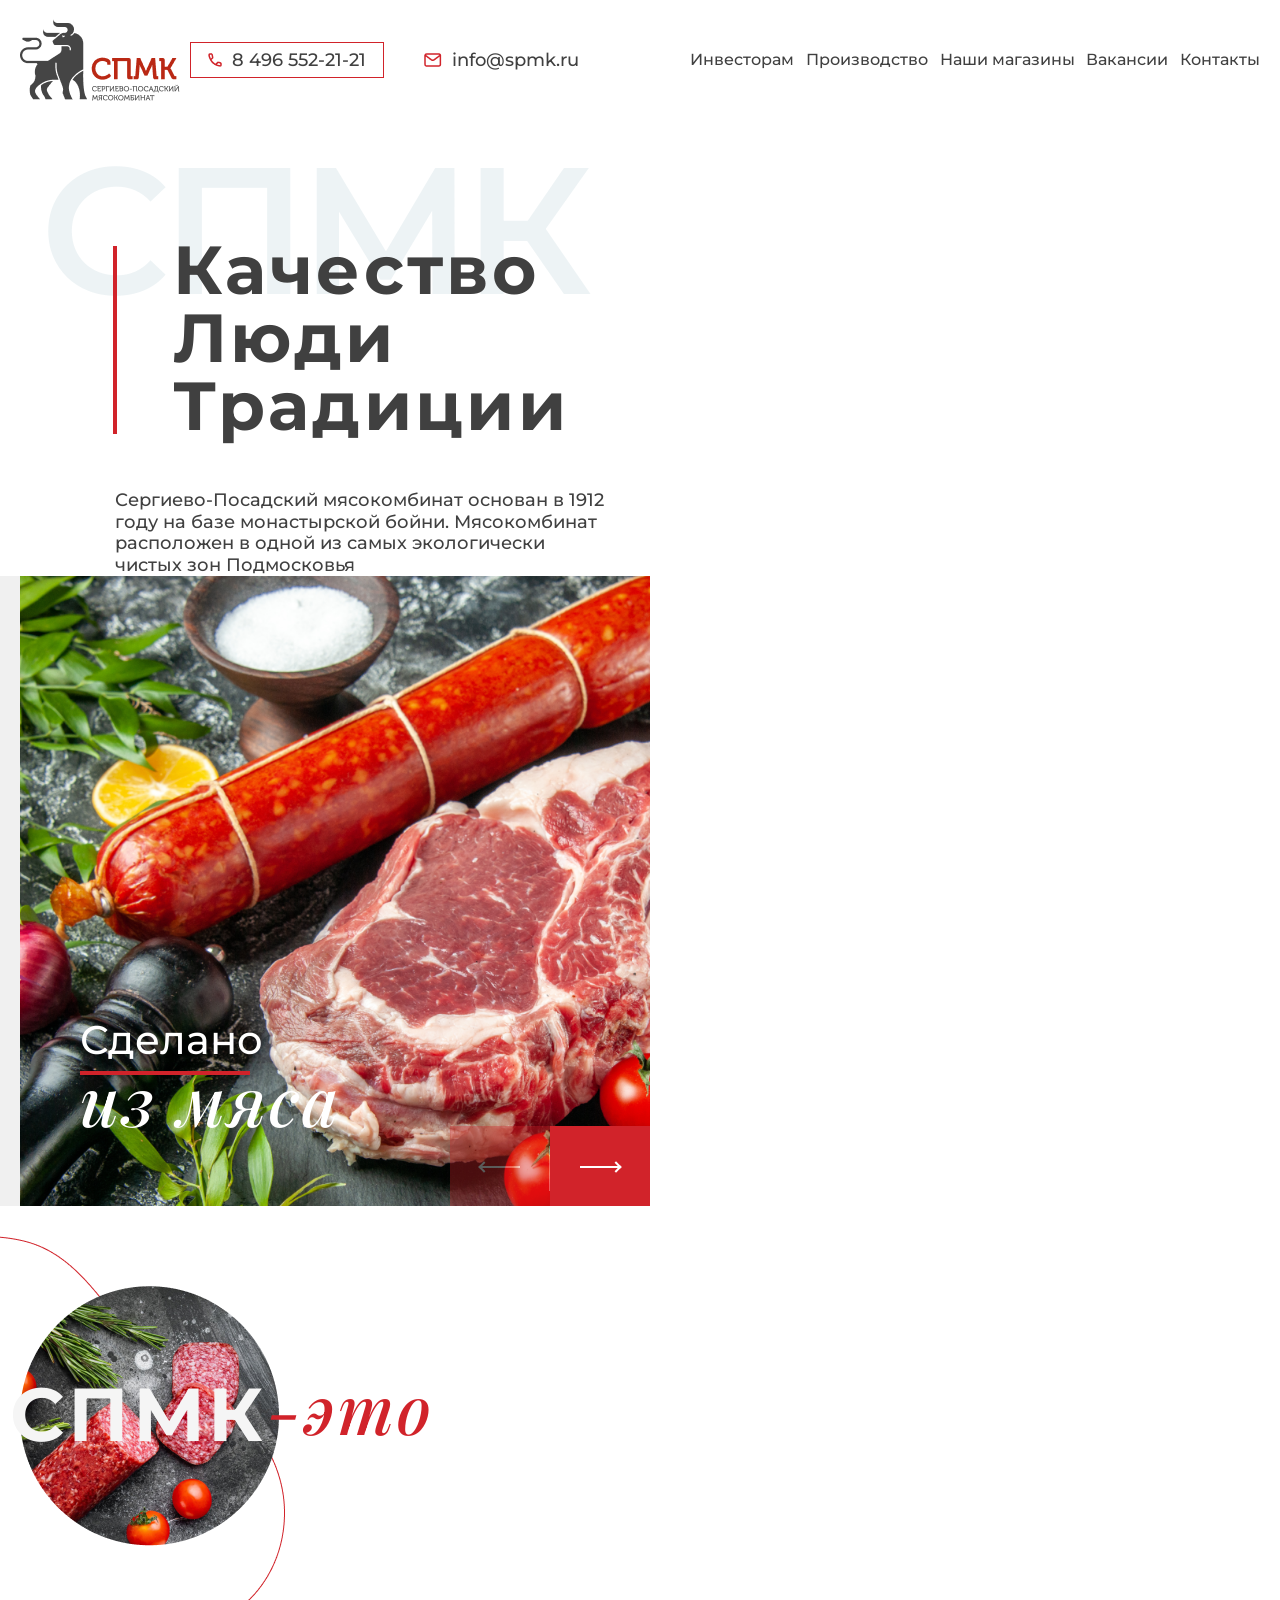
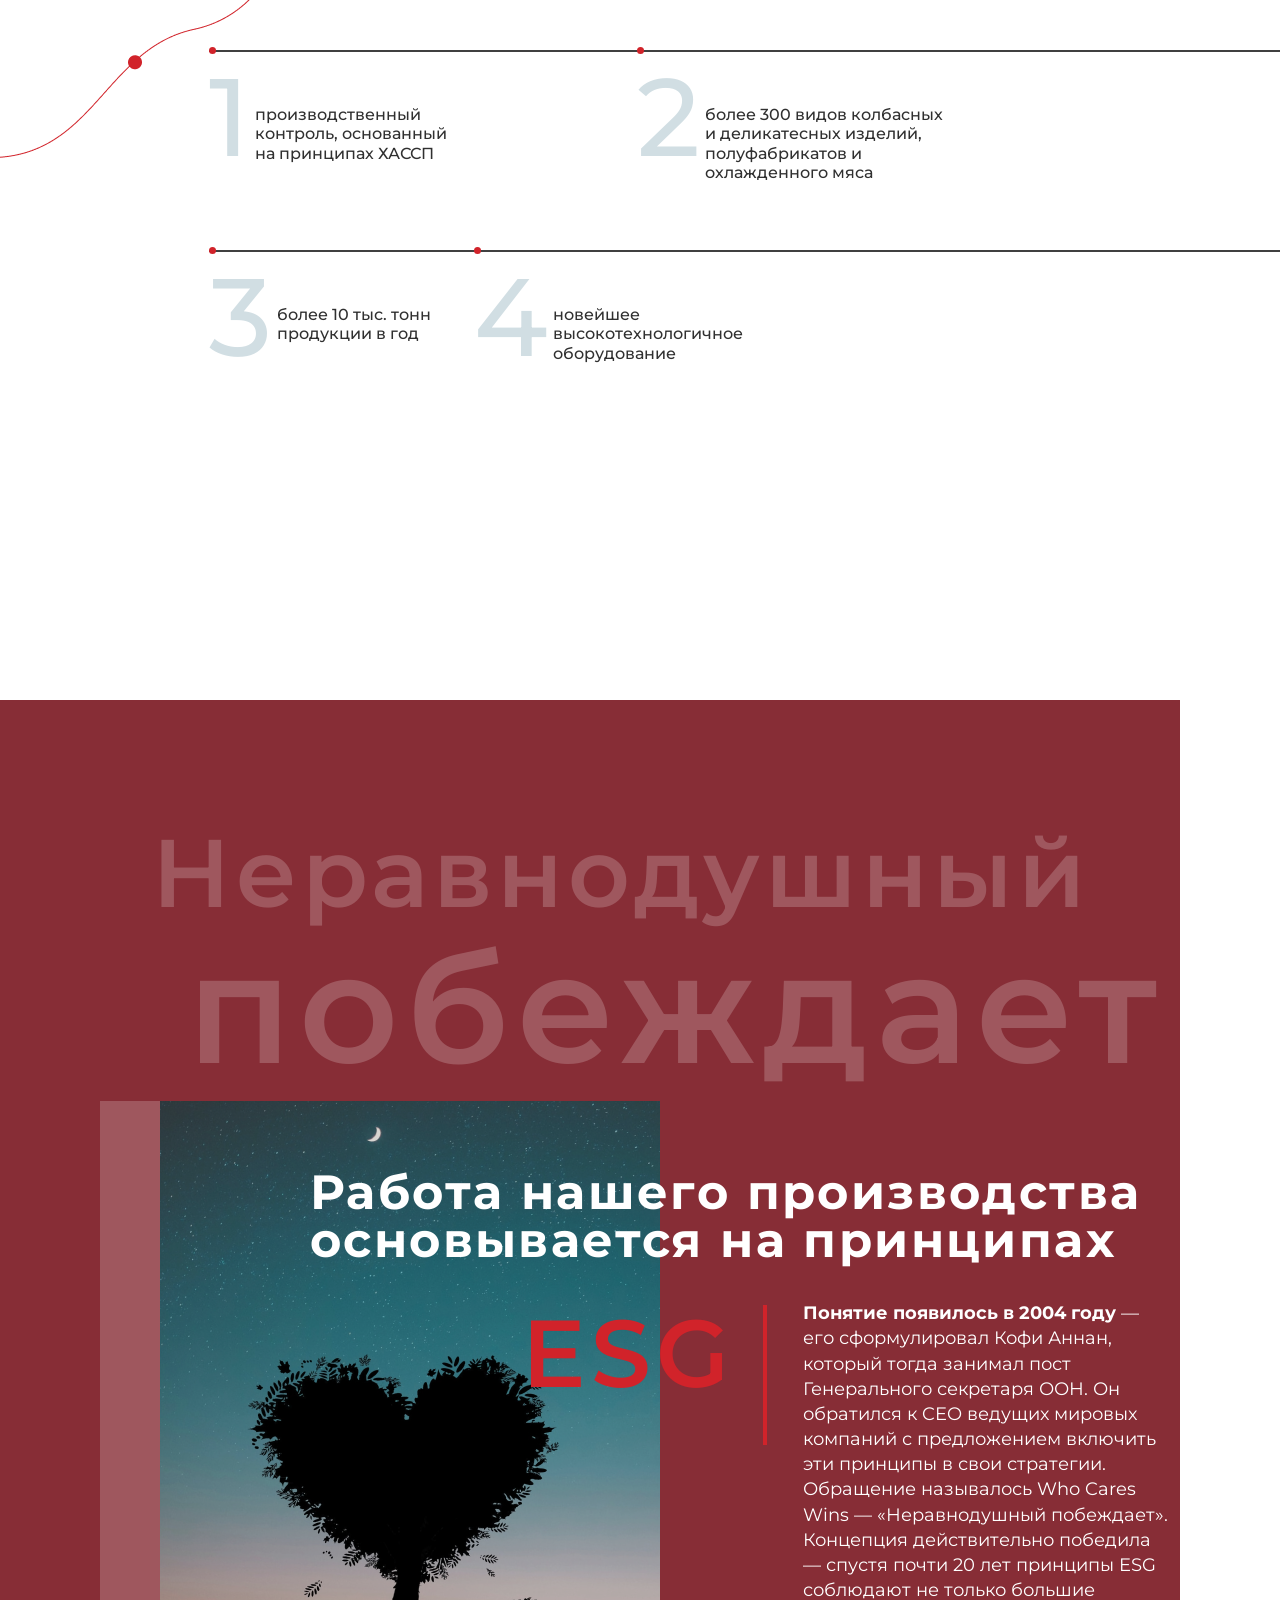
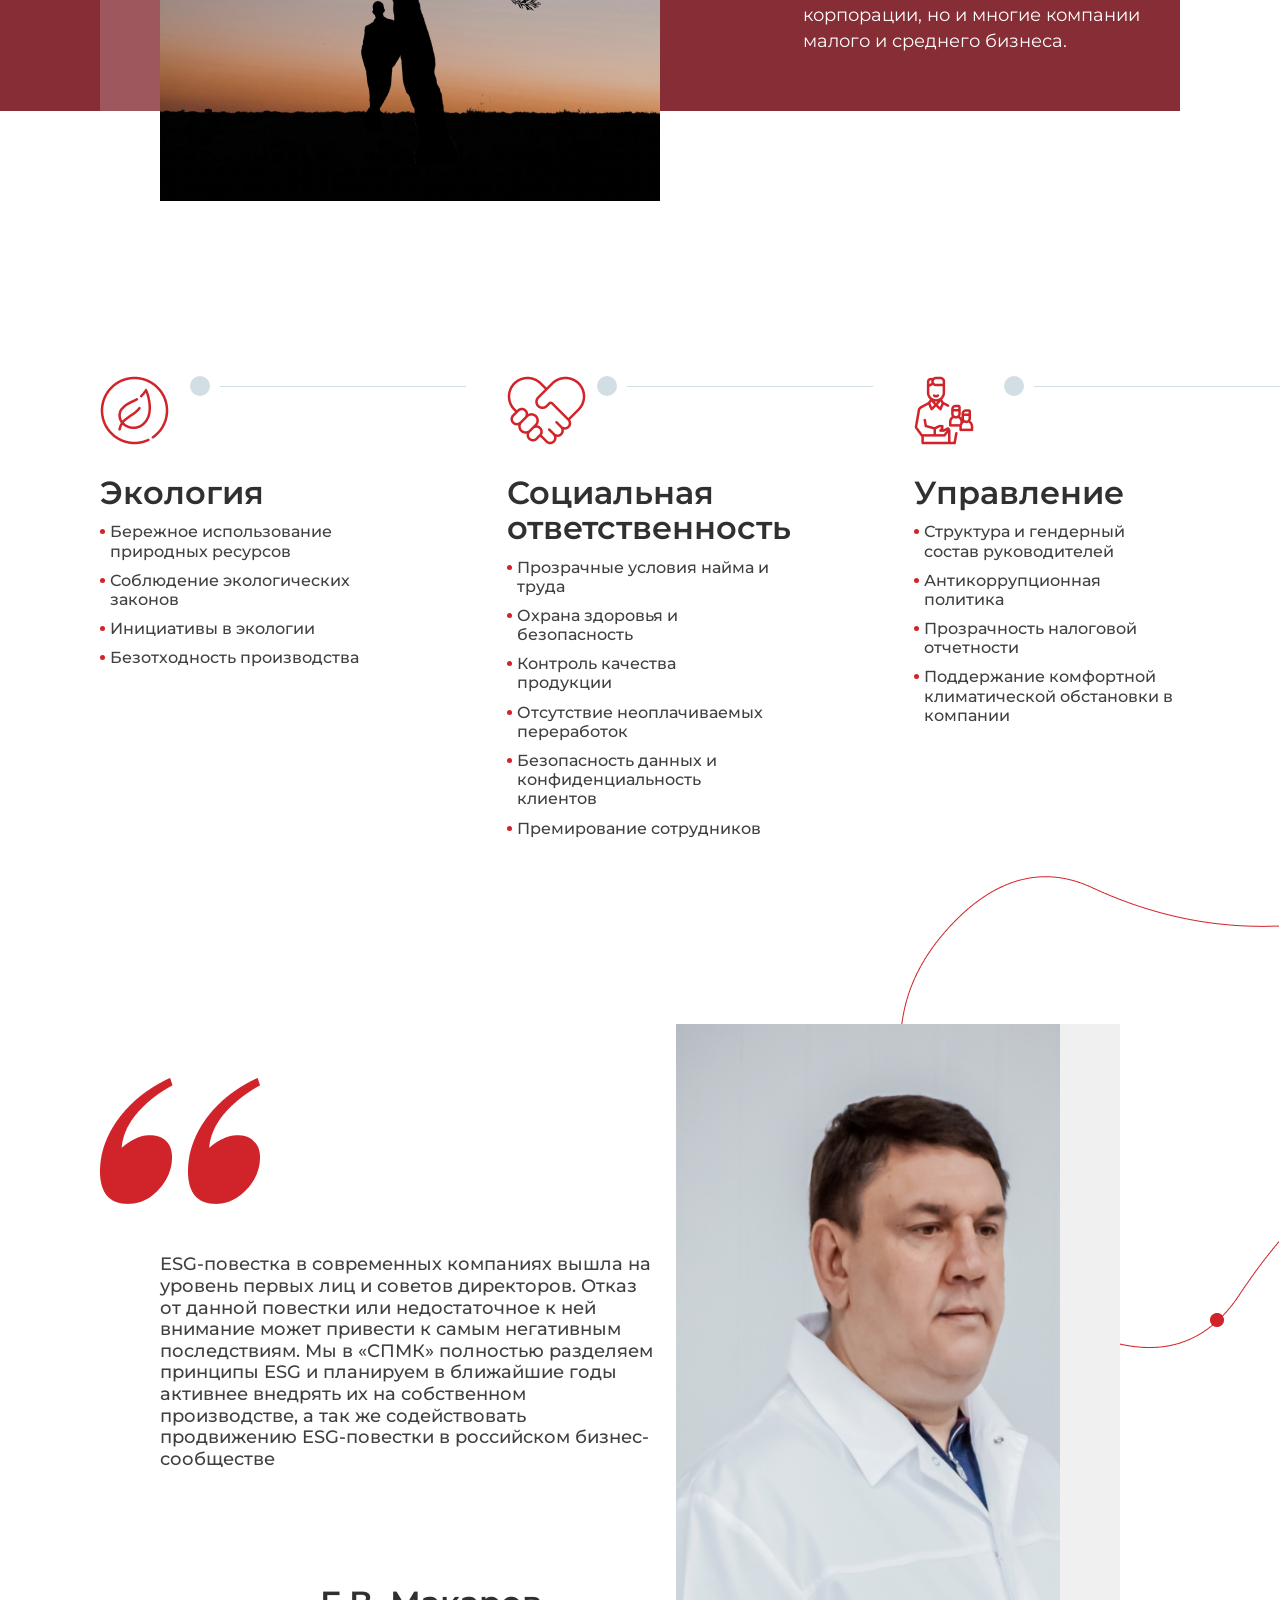
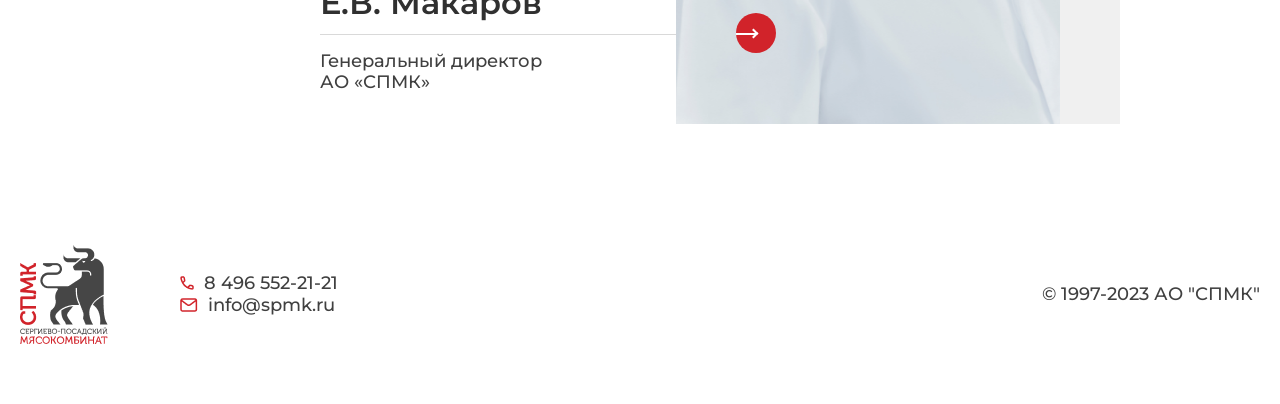
<file: index.html>
<!DOCTYPE html>
<html lang="en">

<head>
  <meta charset="UTF-8">
  <meta http-equiv="X-UA-Compatible" content="IE=edge">
  <meta name="viewport" content="width=device-width, initial-scale=1.0">
  <title>СПМК</title>
  <link rel="preconnect" href="https://fonts.googleapis.com">
  <link rel="preconnect" href="https://fonts.gstatic.com" crossorigin>
  <link href="https://fonts.googleapis.com/css2?family=Montserrat:wght@400;500;600;700&display=swap" rel="stylesheet">
  <link href="https://fonts.googleapis.com/css2?family=Playfair+Display:wght@500&display=swap" rel="stylesheet">
  <link rel="stylesheet" href="css/reset.css">
  <link rel="stylesheet" href="https://cdn.jsdelivr.net/npm/swiper@8/swiper-bundle.min.css" />
  <link rel="stylesheet" href="css/header.css">
  <link rel="stylesheet" href="css/main.css">
  <link rel="stylesheet" href="css/aboutblock.css">
  <link rel="stylesheet" href="css/victory.css">
  <link rel="stylesheet" href="css/social.css">
  <link rel="stylesheet" href="css/director.css">
  <link rel="stylesheet" href="css/to-top.css">
  <link rel="stylesheet" href="css/footer.css">

  <script src="https://cdn.jsdelivr.net/npm/swiper@8/swiper-bundle.min.js" defer></script>
  <script src="js/slider.js" defer></script>
  <script src="js/backToTop.js" defer></script>
  <script src="js/header-menu.js" defer></script>
</head>

<body>
  <header class="header">
    <div class="container">
      <div class="wrapper header_wrapper">
        <div class="logo">
          <a href="" class="logo__link">
            <img src="images/Logo.png" alt="">
          </a>
        </div>
        <div class="contacts header_contacts">
          <div class="phone contacts_phone">
            <img src="images/phone.png" alt="">
            <a href="tel:8 496 552-21-21" class="phone__number">8 496 552-21-21</a>
          </div>
          <div class="mail contacts_mail">
            <img src="images/mail.png" alt="">
            <a href="mailto:info@spmk.ru" class="mail__text">info@spmk.ru</a>
          </div>
        </div>
        <div class="nav header_nav">
          <a href="investors.html" class="nav__link">Инвесторам</a>
          <a href="production.html" class="nav__link">Производство</a>
          <a href="our-shop.html" class="nav__link">Наши магазины</a>
          <a href="jobs.html" class="nav__link">Вакансии</a>
          <a href="contacts.html" class="nav__link">Контакты</a>
        </div>
        <div class="nav-mobile">
          <div class="nav-menu">
            <a href="investors.html" class="nav__link mobil">Инвесторам</a>
            <a href="production.html" class="nav__link mobil">Производство</a>
            <a href="our-shop.html" class="nav__link mobil">Наши магазины</a>
            <a href="jobs.html" class="nav__link mobil">Вакансии</a>
            <a href="contacts.html" class="nav__link mobil">Контакты</a>
          </div>
          <div class="nav-contacts">
            <div class="phone mobile-phone">
              <img src="images/phone.png" alt="">
              <a href="tel:8 496 552-21-21" class="phone__number">8 496 552-21-21</a>
            </div>
            <div class="mail mobile-mail">
              <img src="images/mail.png" alt="">
              <a href="mailto:info@spmk.ru" class="mail__text">info@spmk.ru</a>
            </div>
          </div>
        </div>
        <a class="menu-toggle" href="#">
          <span class="menu__toggle"></span>
        </a>
      </div>
    </div>
  </header>

  <main class="main">
    <div class="main-container">
      <div class="main-wrapper">
        <div class="titleblock main_titleblock">
          <span class="titleblock__big">СПМК</span>
          <h2 class="titleblock__title">Качество Люди Традиции</h2>
          <p class="titleblock__subtitle">Сергиево-Посадский мясокомбинат основан в 1912 году на базе монастырской бойни. Мясокомбинат расположен в одной из самых
          экологически чистых зон Подмосковья</p>
        </div>
        <div class="slider">
          <div class="slider-titlewrap">
            <p class="slider__title">Сделано</p>
            <p class="slider__text">из мяса</p>
          </div>
          <div class="swiper">
            <div class="swiper-wrapper">
              <!-- Slides -->
              <div class="swiper-slide">
                <img class="swiper__img" src="images/slide1.png" alt="">
              </div>
              <div class="swiper-slide">
                <img class="swiper__img" src="images/slide2.png" alt="">
              </div>
              <div class="swiper-slide">
                <img class="swiper__img" src="images/slide3.png" alt="">
              </div>
              <div class="swiper-slide">
                <img class="swiper__img" src="images/slide4.png" alt="">
              </div>
            </div>

            <!-- If we need pagination -->
            <div class="swiper-pagination"></div>
          
            <!-- If we need navigation buttons -->
            <div class="swiper-button-prev"><span class="swiper__line"></span></div>
            <div class="swiper-button-next"></div>
          
            <!-- If we need scrollbar -->
            <div class="swiper-scrollbar">

            </div>
          </div>
        </div>
      </div>
    </div>
  </main>
  <div class="aboutblock aboutblock_decor">
    <div class="page-container">
      <div class="aboutblock-wrapper aboutblock_ind">
        <div class="aboutblock-cart aboutblock_cart">
          <span class="aboutblock-cart__text1">СПМК</span>
          <span class="aboutblock-cart__text2">-это</span>
        </div>
        <div class="aboutblock-line aboutblock_line">
          <span class="aboutblock__longline"></span>
          <span class="aboutblock__longline1"></span>
          <div class="aboutblock-point aboutblock_point1">
            <span class="aboutblock-point__number aboutblock-point_number1">1</span>
            <span class="aboutblock-point__text aboutblock-point_text1">производственный контроль, основанный на принципах ХАССП</span>
          </div>
          <div class="aboutblock-point aboutblock_point2">
            <span class="aboutblock-point__number aboutblock-point_number2">2</span>
            <span class="aboutblock-point__text aboutblock-point_text2">более 300 видов колбасных и деликатесных изделий, полуфабрикатов и охлажденного мяса</span>
          </div>
          <div class="aboutblock-point aboutblock_point3">
            <span class="aboutblock-point__number aboutblock-point_number2">3</span>
            <span class="aboutblock-point__text aboutblock-point_text3">более 10 тыс. тонн продукции в год</span>
          </div>
          <div class="aboutblock-point aboutblock_point4">
            <span class="aboutblock-point__number aboutblock-point_number2">4</span>
            <span class="aboutblock-point__text aboutblock-point_text4">новейшее высокотехнологичное оборудование</span>
          </div>
        </div>
      </div>
    </div>
  </div>
  <div class="victory">
    <div class="page-container">
      <div class="victory-wrap victory_ind">
        <div class="victory-content victory_content">
          <p class="victory-content_text victory-content_ind">Неравнодушный</p>
          <p class="victory-content_text victory-content_margin-right">побеждает</p>
          <p class="victory-content_text victory-content_margin">Работа нашего производства основывается на принципах</p>
        </div>
        <img class="victory__images" src="images/IMG1.png" alt="">
        <div class="victory-textblock victory-textblock_ind">
          <span class="victory-content_text victory-content_esg">esg</span>
          <span class="victory__text5"><strong>Понятие появилось в 2004 году</strong> — его сформулировал Кофи Аннан, который тогда занимал пост Генерального секретаря ООН. Он
          обратился к CEO ведущих мировых компаний с предложением включить эти принципы в свои стратегии. Обращение называлось Who
          Cares Wins — «Неравнодушный побеждает». Концепция действительно победила — спустя почти 20 лет принципы ESG соблюдают не
          только большие корпорации, но и многие компании малого и среднего бизнеса.</span>
        </div>
      </div>
    </div>
  </div>
  <div class="social">
    <div class="page-container">
      <div class="social-wrapper social_wrapper">
        <div class="social-cart">
          <img src="images/Ico_Ecology.png" alt="" class="social__img">
          <p class="social__title">Экология</p>
          <ul class="social__listwrap">
            <li class="social__list">Бережное использование природных ресурсов</li>
            <li class="social__list">Соблюдение экологических законов</li>
            <li class="social__list">Инициативы в экологии</li>
            <li class="social__list">Безотходность производства</li>
          </ul>
        </div>
        <div class="social-cart">
          <img src="images/Ico_Heart.png" alt="" class="social__img">
          <p class="social__title">Социальная ответственность</p>
          <ul class="social__listwrap">
            <li class="social__list">Прозрачные условия найма и труда</li>
            <li class="social__list">Охрана здоровья и безопасность</li>
            <li class="social__list">Контроль качества продукции</li>
            <li class="social__list">Отсутствие неоплачиваемых переработок</li>
            <li class="social__list">Безопасность данных и конфиденциальность клиентов</li>
            <li class="social__list">Премирование сотрудников</li>
          </ul>
        </div>
        <div class="social-cart">
          <img src="images/Ico_Man.png" alt="" class="social__img">
          <p class="social__title">Управление</p>
          <ul class="social__listwrap">
            <li class="social__list">Структура и гендерный состав руководителей</li>
            <li class="social__list">Антикоррупционная политика</li>
            <li class="social__list">Прозрачность налоговой отчетности</li>
            <li class="social__list">Поддержание комфортной климатической обстановки в компании</li>
          </ul>
        </div>
      </div>
    </div>
  </div>
  <div class="director director_decor">
    <div class="page-container">
      <div class="director-wrapper">
        <div class="director-quoteblock director_quoteblock">
          <div class="director-quote">
            <img src="images/quote.png" alt="">
            <p class="director-text">ESG-повестка в современных компаниях вышла на уровень первых лиц и советов директоров. Отказ от данной повестки или
            недостаточное к ней внимание может привести к самым негативным последствиям. Мы в «СПМК» полностью разделяем принципы
            ESG и планируем в ближайшие годы активнее внедрять их на собственном производстве, а так же содействовать продвижению
            ESG-повестки в российском бизнес-сообществе</p>
          </div>
          <div class="director-titleblock director_titleblock">
            <p class="director__title">Е.В. Макаров</p>
            <p class="director__subtitle">Генеральный директор
            АО «СПМК»</p>
          </div>
        </div>
        <div class="director-images">
          <img class="director__img" src="images/IMG2.png" alt="">
          <span class="director__btn"></span>
        </div>
      </div>
    </div>
  </div>
  <div class="back-to-top">
    <div class="container">
      <a href="#" class="back__top back-to-top_hide"></a>
    </div>
  </div>

  <footer class="footer">
    <div class="container">
      <div class="footer-wrap">
        <div class="footer-logo">
          <a href="#" class="logo__link">
            <img src="images/footerLogo.png" alt="">
          </a>
        </div>
        <div class="contacts footer_contacts">
          <div class="phone">
            <img src="images/phone.png" alt="">
            <a href="tel:8 496 552-21-21" class="phone__number">8 496 552-21-21</a>
          </div>
          <div class="mail">
            <img src="images/mail.png" alt="">
            <a href="mailto:info@spmk.ru" class="mail__text">info@spmk.ru</a>
          </div>
        </div>
        <div class="copyright">
          <p class="copyright__text">© 1997-2023 АО "СПМК"</p>
        </div>
      </div>
    </div>
  </footer>

</body>
</html>
</file>
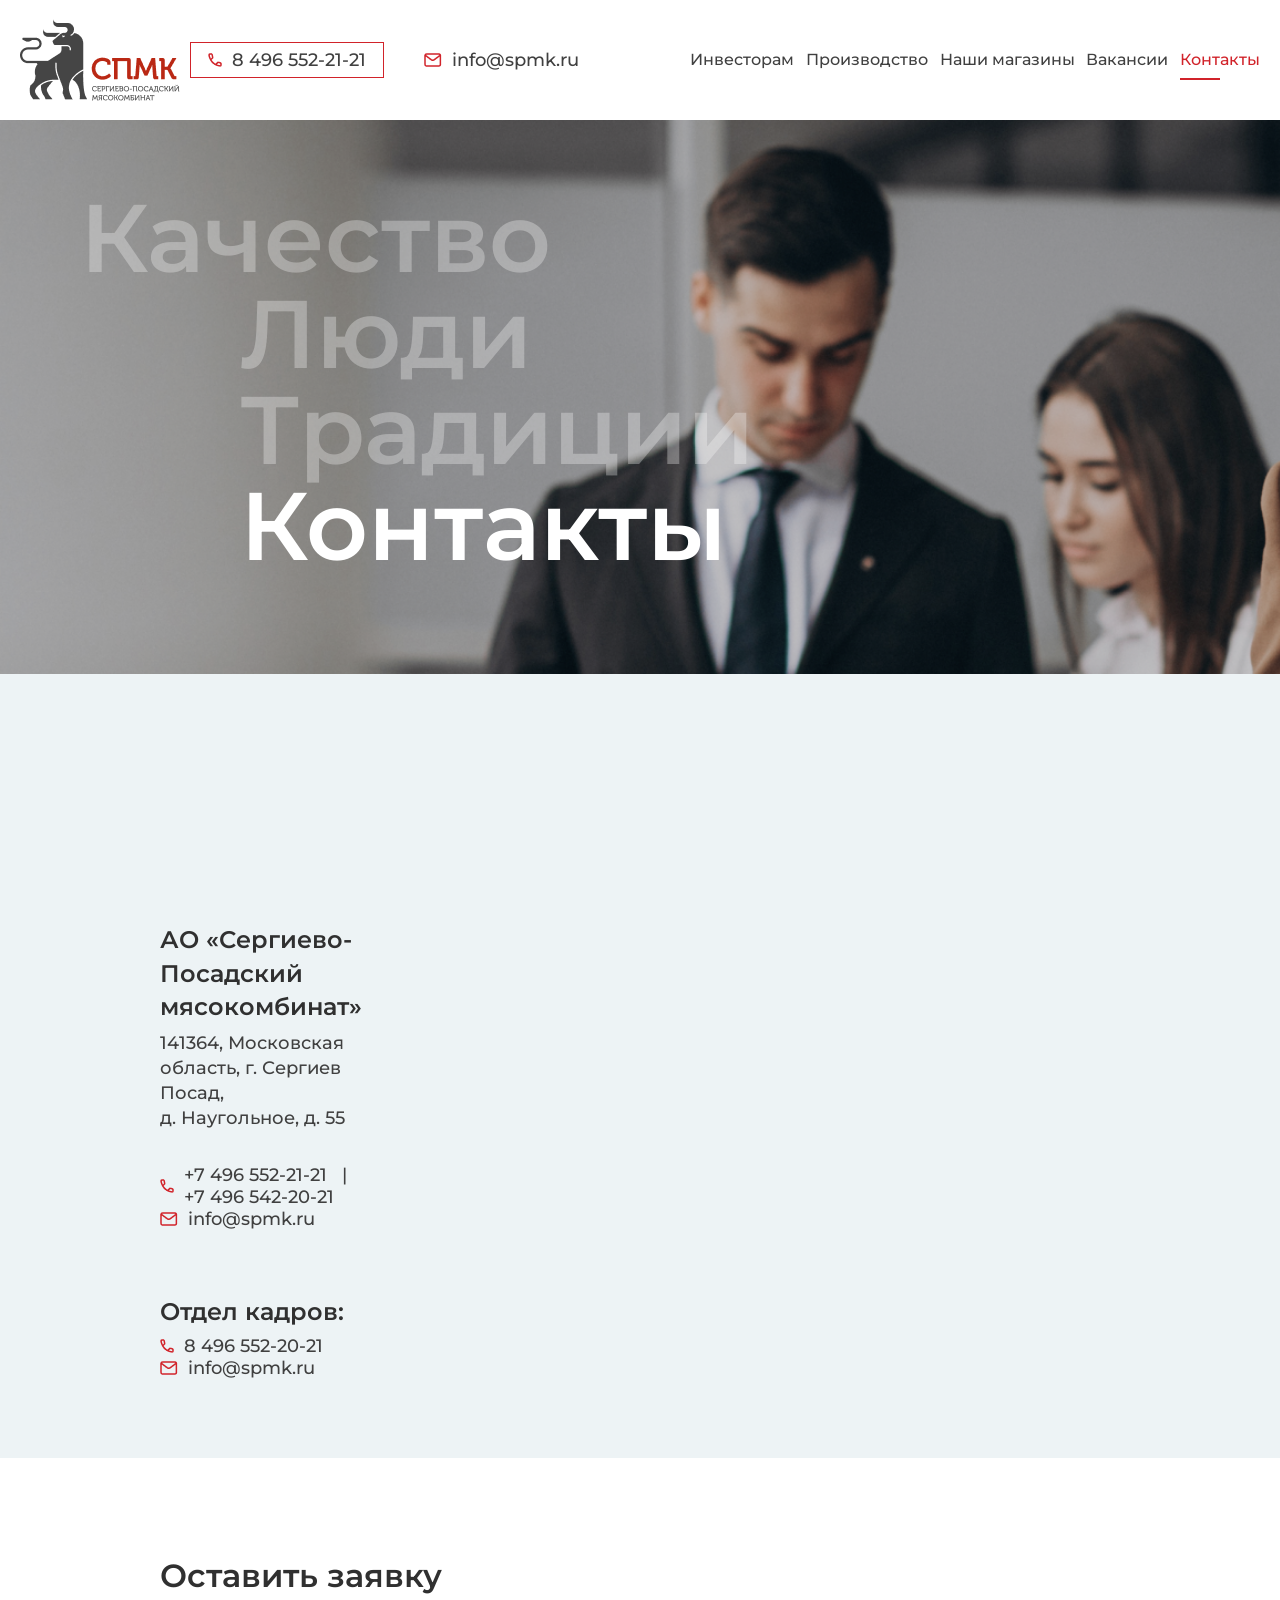
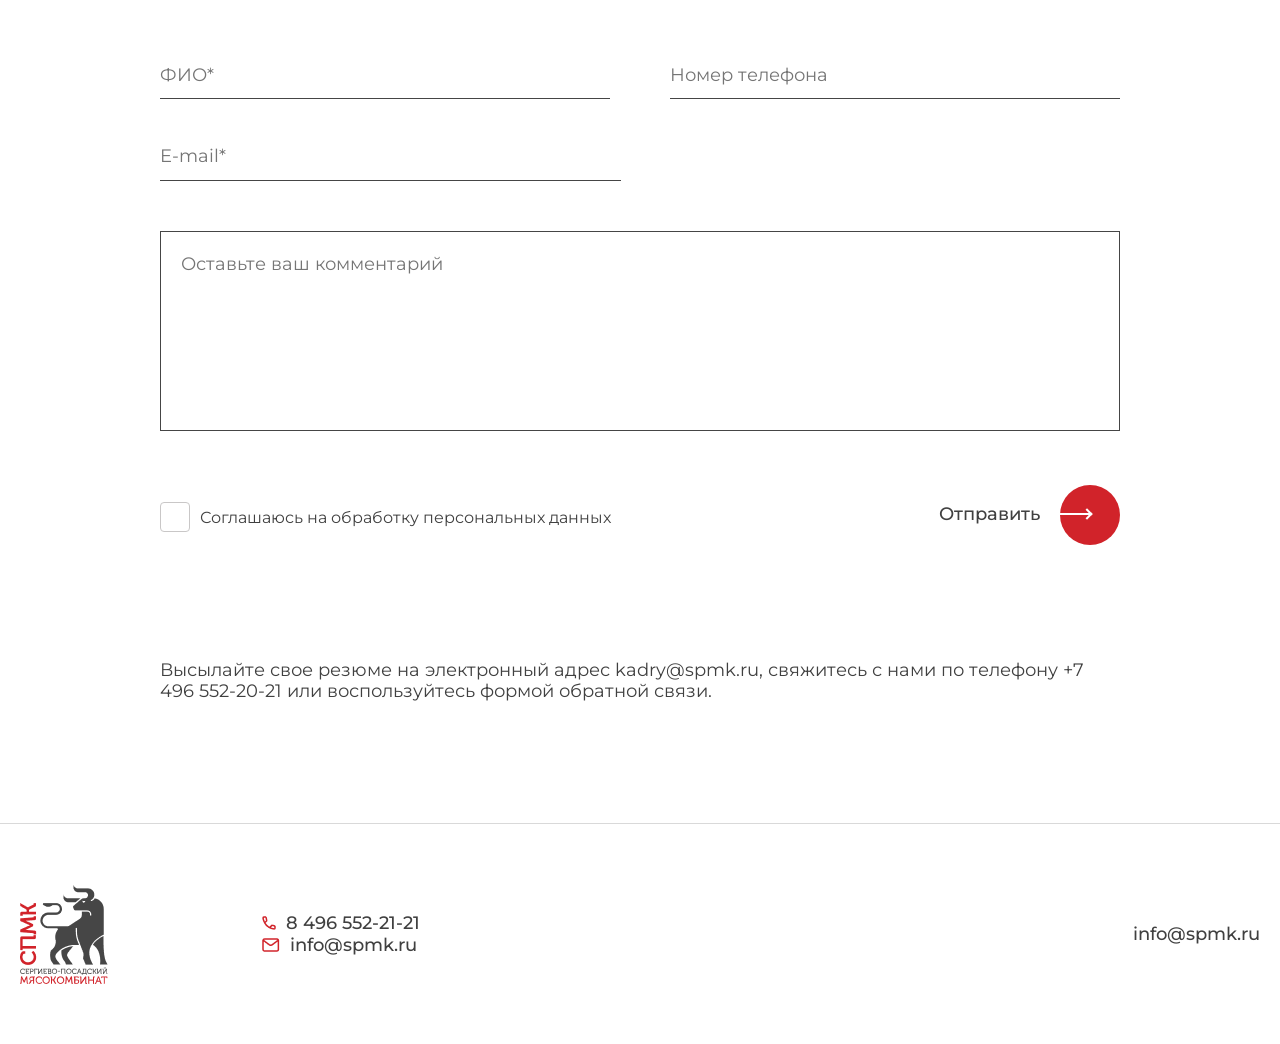
<file: contacts.html>
<!DOCTYPE html>
<html lang="en">

<head>
  <meta charset="UTF-8">
  <meta http-equiv="X-UA-Compatible" content="IE=edge">
  <meta name="viewport" content="width=device-width, initial-scale=1.0">
  <title>CONTACTS</title>
  <link rel="preconnect" href="https://fonts.googleapis.com">
  <link rel="preconnect" href="https://fonts.gstatic.com" crossorigin>
  <link href="https://fonts.googleapis.com/css2?family=Montserrat:wght@400;500;600;700&display=swap" rel="stylesheet">
  <link href="https://fonts.googleapis.com/css2?family=Playfair+Display:wght@500&display=swap" rel="stylesheet">
  <link rel="stylesheet" href="css/reset.css">
  <link rel="stylesheet" href="css/header.css">
  <link rel="stylesheet" href="css/jobs.css">
  <link rel="stylesheet" href="css/contacts.css">
  <link rel="stylesheet" href="css/to-top.css">

  <link rel="stylesheet" href="css/footer.css">



  <script src="js/backToTop.js" defer></script>
</head>

<body>
  <header class="header">
    <div class="container">
      <div class="header_wrapper wrapper">
        <div class="logo">
          <a href="index.html" class="logo__link">
            <img src="images/Logo.png" alt="">
          </a>
        </div>
        <div class="contacts header_contacts">
          <div class="phone contacts_phone">
            <img src="images/phone.png" alt="">
            <a href="tel:8 496 552-21-21" class="phone__number">8 496 552-21-21</a>
          </div>
          <div class="mail contacts_mail">
            <img src="images/mail.png" alt="">
            <a href="mailto:info@spmk.ru" class="mail__text">info@spmk.ru</a>
          </div>
        </div>
        <div class="nav header_nav">
          <a href="investors.html" class="nav__link">Инвесторам</a>
          <a href="production.html" class="nav__link">Производство</a>
          <a href="our-shop.html" class="nav__link">Наши магазины</a>
          <a href="jobs.html" class="nav__link">Вакансии</a>
          <a href="contacts.html" class="nav__link nav__activ">Контакты</a>
        </div>
        <div class="nav-mobile">
          <div class="nav-menu">
            <a href="investors.html" class="nav__link mobil">Инвесторам</a>
            <a href="production.html" class="nav__link mobil">Производство</a>
            <a href="our-shop.html" class="nav__link mobil">Наши магазины</a>
            <a href="jobs.html" class="nav__link mobil">Вакансии</a>
            <a href="contacts.html" class="nav__link mobil">Контакты</a>
          </div>
          <div class="nav-contacts">
            <div class="phone mobile-phone">
              <img src="images/phone.png" alt="">
              <a href="tel:8 496 552-21-21" class="phone__number">8 496 552-21-21</a>
            </div>
            <div class="mail mobile-mail">
              <img src="images/mail.png" alt="">
              <a href="mailto:info@spmk.ru" class="mail__text">info@spmk.ru</a>
            </div>
          </div>
        </div>
      </div>
    </div>
  </header>

  <div class="quality">
    <div class="page-container">
      <div class="quality-wrap">
        <p class="quality__text">Качество</p>
        <p class="quality__text quality__text_margin-left">Люди</p>
        <p class="quality__text quality__text_margin-left">Традиции</p>
        <p class="quality__text quality__text_margin-left quality__text_color">Контакты</p>
      </div>
    </div>
  </div>

  <div class="maps">
    <div class="maps-wrap">
      <div class="maps-textblock">
        <p class="maps__title">АО «Сергиево-Посадский мясокомбинат»</p>
        <address class="maps__text2">141364, Московская область, г. Сергиев Посад,<br> д. Наугольное, д. 55</address>
        
        <div class="contacts contacts_page">
          <div class="phone">
            <img src="images/phone.png" alt="">
            <a href="tel:8 496 552-21-21" class="phone__number">+7 496 552-21-21   |   +7 496 542-20-21</a>
          </div>
          <div class="mail">
            <img src="images/mail.png" alt="">
            <a href="mailto:info@spmk.ru" class="mail__text">info@spmk.ru</a>
          </div>
        </div>

        <p class="maps__title2">Отдел кадров:</p>

        <div class="contacts">
          <div class="phone">
            <img src="images/phone.png" alt="">
            <a href="tel:8 496 552-20-21" class="phone__number">8 496 552-20-21</a>
          </div>
          <div class="mail">
            <img src="images/mail.png" alt="">
            <a href="mailto:info@spmk.ru" class="mail__text">info@spmk.ru</a>
          </div>
        </div>
      </div>
      <div class="maps-block">
        <iframe
          src="https://www.google.com/maps/embed?pb=!1m18!1m12!1m3!1d960877.5333486925!2d37.15503144083566!3d55.98746720230009!2m3!1f0!2f0!3f0!3m2!1i1024!2i768!4f13.1!3m3!1m2!1s0x46b4c6c255555555%3A0x8c0537bfa3ceab5!2z0KHQtdGA0LPQuNC10LLQvi3Qn9C-0YHQsNC00YHQutC40Lkg0LzRj9GB0L7QutC-0LzQsdC40L3QsNGC!5e0!3m2!1sru!2s!4v1678361371881!5m2!1sru!2s"
          width="1060" height="830" style="border:0;" allowfullscreen="" loading="lazy"
          referrerpolicy="no-referrer-when-downgrade">
        </iframe>
      </div>
      <!-- <img class="maps__img" src="images/MAP1.png" alt=""> -->
    </div>
  </div>

  <div class="reguest reguest_border reguest_contact">
    <div class="page-container">
      <div class="reguest-wrap reguest_wrap">
        <form class="reguest-form" action="mailto:kadry@spmk.ru" enctype="text/plain">
          <p class="reguest__title">Оставить заявку</p>
          <div class="reguest-inputs">
            <input class="reguest__fio" type="text" required placeholder="ФИО*">
            <input class="reguest__phone" type="text" placeholder="Номер телефона">
          </div>
          <input class="reguest__email" type="text" required placeholder="E-mail*">
          <textarea class="reguest__textera" name="comment" placeholder="Оставьте ваш комментарий"></textarea>
          <div class="reguest-checkblock">
            <label class="reguest-checkbox checks">
              <input type="checkbox" />
              <div class="reguest-checkbox__checkmark"></div>
              <div class="reguest-checkbox__body">Соглашаюсь на обработку персональных данных</div>
            </label>
            <div class="reguest-sendblock">
              <button type="submit" class="reguest__button">Отправить
                <span class="reguest__btn"></span>
              </button>
            </div>
          </div>
          <p class="reguest__text2">Высылайте свое резюме на электронный адрес kadry@spmk.ru, свяжитесь с нами по телефону
            +7 496 552-20-21 или воспользуйтесь формой обратной связи.
          </p>
        </form>
      </div>
    </div>
  </div>
  <div class="back-to-top">
    <a href="#" class="back__top back-to-top_hide"></a>
  </div>
  
  <div class="footer">
    <div class="container">
      <div class="footer-wrap">
        <div class="logo">
          <a href="#" class="logo__link">
            <img src="images/footerLogo.png" alt="">
          </a>
        </div>
        <div class="contacts footer_contacts">
          <div class="phone">
            <img src="images/phone.png" alt="">
            <a href="tel:8 496 552-21-21" class="phone__number">8 496 552-21-21</a>
          </div>
          <div class="mail">
            <img src="images/mail.png" alt="">
            <a href="mailto:info@spmk.ru" class="mail__text">info@spmk.ru</a>
          </div>
        </div>
        <div class="copyright">
          <a href="mailto:info@spmk.ru" class="mail__text">info@spmk.ru</a>
        </div>
      </div>
    </div>
  </div>
  
</body>
</html>
</file>
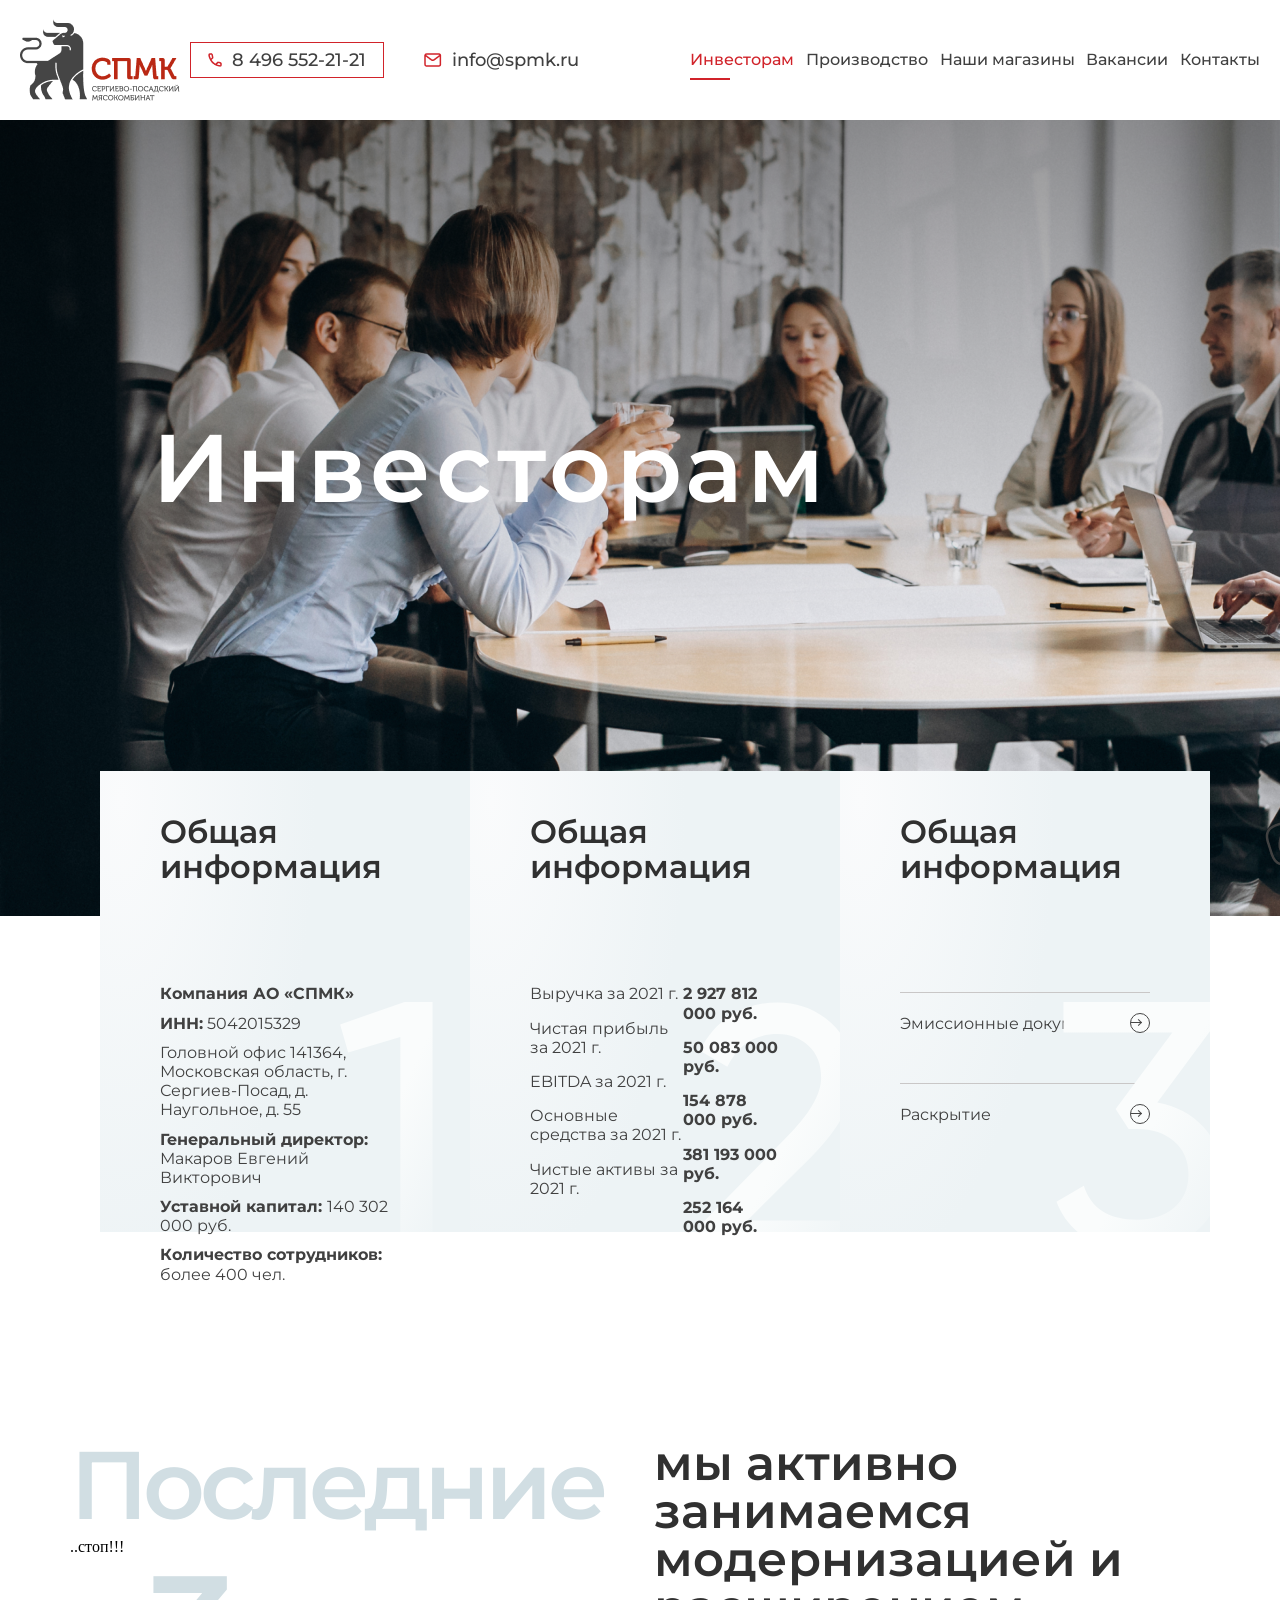
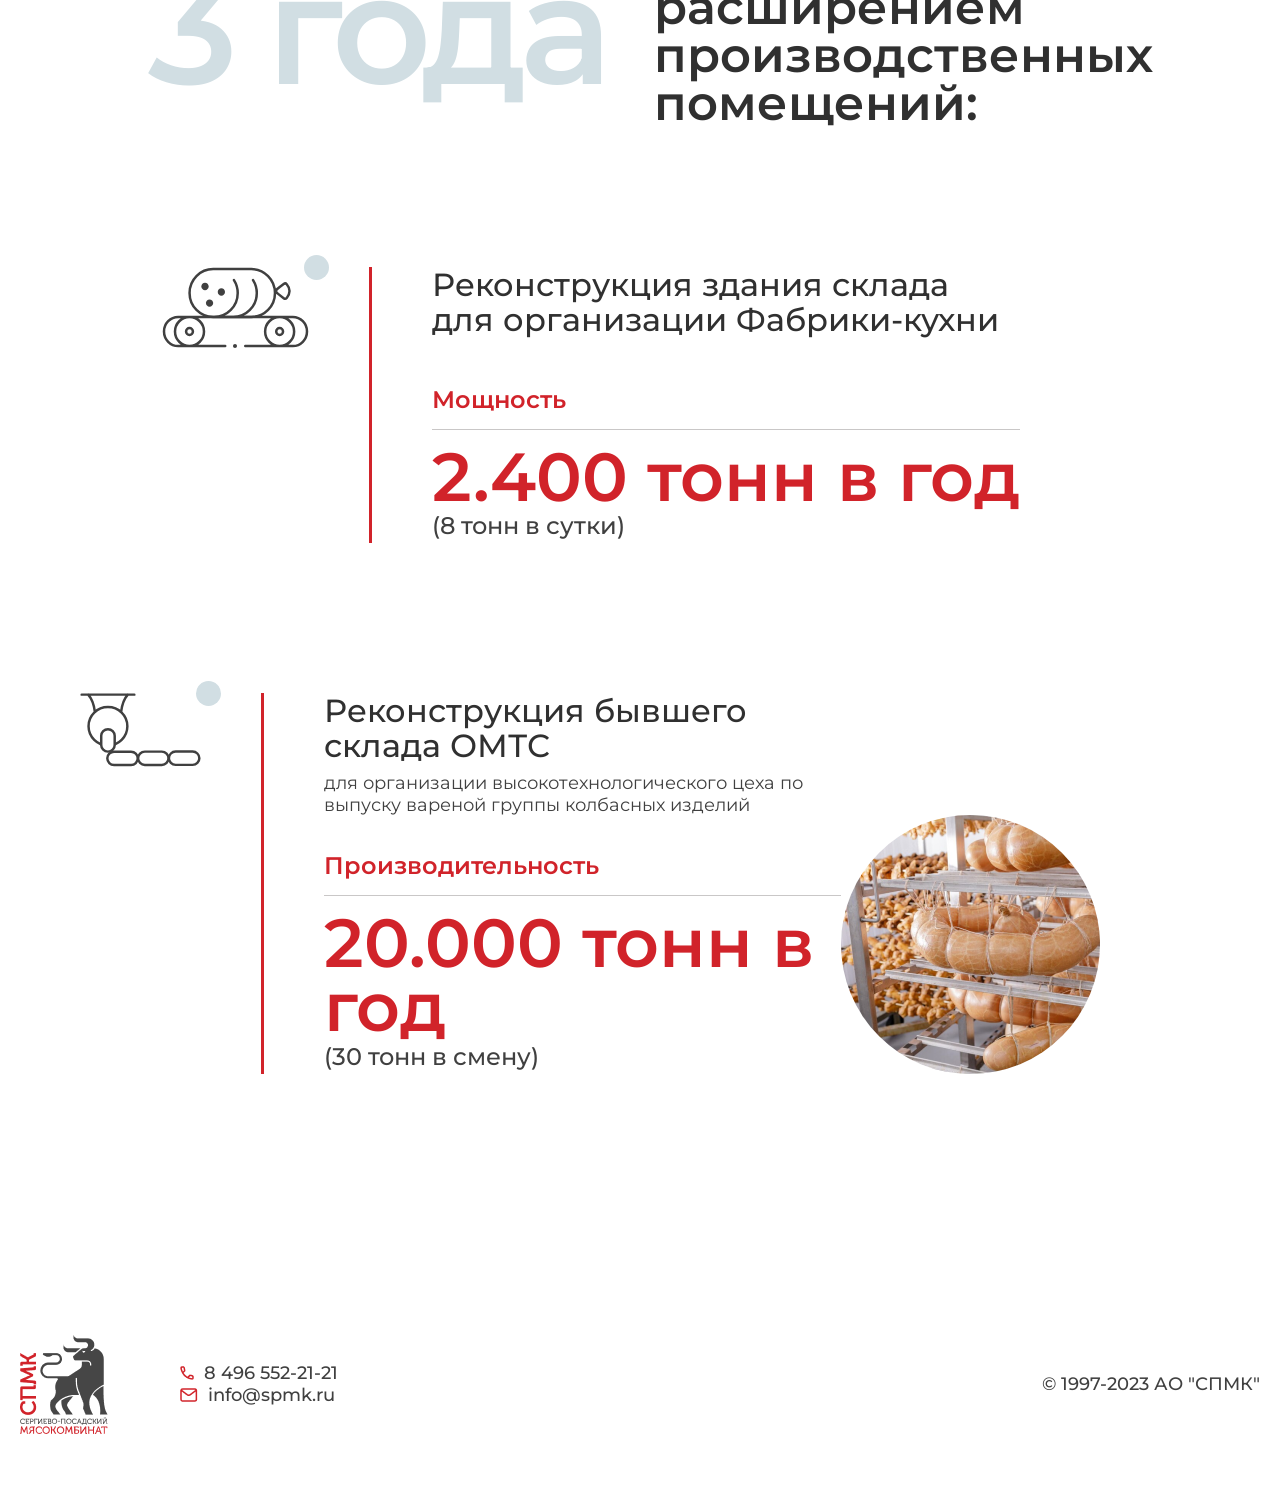
<file: investors.html>
<!DOCTYPE html>
<html lang="en">

<head>
  <meta charset="UTF-8">
  <meta http-equiv="X-UA-Compatible" content="IE=edge">
  <meta name="viewport" content="width=device-width, initial-scale=1.0">
  <title>INVESTORS</title>
  <link rel="preconnect" href="https://fonts.googleapis.com">
  <link rel="preconnect" href="https://fonts.gstatic.com" crossorigin>
  <link href="https://fonts.googleapis.com/css2?family=Montserrat:wght@400;500;600;700&display=swap" rel="stylesheet">
  <link href="https://fonts.googleapis.com/css2?family=Playfair+Display:wght@500&display=swap" rel="stylesheet">
  <link rel="stylesheet" href="css/reset.css">
  <link rel="stylesheet" href="css/header.css">
  <link rel="stylesheet" href="css/invest-main.css">
  <link rel="stylesheet" href="css/update.css">
  <link rel="stylesheet" href="css/to-top.css">
  <link rel="stylesheet" href="css/footer.css">


  <script src="js/backToTop.js" defer></script>
</head>

<body>
  <header class="header">
    <div class="container">
      <div class="header_wrapper wrapper">
        <div class="logo">
          <a href="index.html" class="logo__link">
            <img src="images/Logo.png" alt="">
          </a>
        </div>
        <div class="contacts header_contacts">
          <div class="phone contacts_phone">
            <img src="images/phone.png" alt="">
            <a href="tel:8 496 552-21-21" class="phone__number">8 496 552-21-21</a>
          </div>
          <div class="mail contacts_mail">
            <img src="images/mail.png" alt="">
            <a href="mailto:info@spmk.ru" class="mail__text">info@spmk.ru</a>
          </div>
        </div>
        <div class="nav header_nav">
          <a href="investors.html" class="nav__link nav__activ">Инвесторам</a>
          <a href="production.html" class="nav__link">Производство</a>
          <a href="our-shop.html" class="nav__link">Наши магазины</a>
          <a href="jobs.html" class="nav__link">Вакансии</a>
          <a href="contacts.html" class="nav__link">Контакты</a>
        </div>
        <div class="nav-mobile">
          <div class="nav-menu">
            <a href="investors.html" class="nav__link mobil">Инвесторам</a>
            <a href="production.html" class="nav__link mobil">Производство</a>
            <a href="our-shop.html" class="nav__link mobil">Наши магазины</a>
            <a href="jobs.html" class="nav__link mobil">Вакансии</a>
            <a href="contacts.html" class="nav__link mobil">Контакты</a>
          </div>
          <div class="nav-contacts">
            <div class="phone mobile-phone">
              <img src="images/phone.png" alt="">
              <a href="tel:8 496 552-21-21" class="phone__number">8 496 552-21-21</a>
            </div>
            <div class="mail mobile-mail">
              <img src="images/mail.png" alt="">
              <a href="mailto:info@spmk.ru" class="mail__text">info@spmk.ru</a>
            </div>
          </div>
        </div>
      </div>
    </div>
  </header>

  <main class="main">
    <div class="page-container">
      <div class="main-wrapper">
        <h1 class="main__title">Инвесторам</h1>
      </div>
      <div class="main-box main_box">
        <div class="main-cart main_cart1">
          <p class="main-cart__title main-cart_title1">Общая информация</p>
          <div class="main-textblock1">
            <p class="main-textblock1__text main-textblock_margin"><strong>Компания АО «СПМК»</strong></p>
            <p class="main-textblock1__text main-textblock_margin"><strong>ИНН:</strong> 5042015329</p>
            <p class="main-textblock1__text main-textblock_margin">Головной офис 141364, Московская область, г. Сергиев-Посад, д. Наугольное, д. 55</p>
            <p class="main-textblock1__text main-textblock_margin"><strong>Генеральный директор:</strong> <br>Макаров Евгений Викторович</p>
            <p class="main-textblock1__text main-textblock_margin"><strong>Уставной капитал: </strong>140 302 000 руб.</p>
            <p class="main-textblock1__text"><strong>Количество сотрудников: </strong>более 400 чел.</p>
          </div>
        </div>
        <div class="main-cart main_cart2">
          <p class="main-cart__title main-cart_title2">Общая информация</p>
          <div class="main-textblock2">
            <div class="main-textblock-1">
              <p class="main-textblock2__text">Выручка за 2021 г.</p>
              <p class="main-textblock2__text">Чистая прибыль за 2021 г.</p>
              <p class="main-textblock2__text">EBITDA за 2021 г.</p>
              <p class="main-textblock2__text">Основные средства за 2021 г.</p>
              <p class="main-textblock2__text">Чистые активы за 2021 г.</p>
            </div>
            <div class="main-textblock-2">
              <p class="main-textblock2__text"><strong>2 927 812 000 руб.</strong></p>
              <p class="main-textblock2__text"><strong>50 083 000 руб.</strong></p>
              <p class="main-textblock2__text"><strong>154 878 000 руб.</strong></p>
              <p class="main-textblock2__text"><strong>381 193 000 руб.</strong></p>
              <p class="main-textblock2__text"><strong>252 164 000 руб.</strong></p>
            </div>
          </div>
        </div>
        <div class="main-cart main_cart3">
          <p class="main-cart__title main-cart_title3">Общая информация</p>
          <div class="main-textblock3">
            <a class="main-textblock3__link1" href="https://www.e-disclosure.ru/portal/files.aspx?id=34721&type=7&attempt=1">Эмиссионные документы
              <span class="main-textblock3__btn"></span>
            </a>

            <a class="main-textblock3__link2" href="https://www.e-disclosure.ru/portal/company.aspx?id=34721">Раскрытие
              <span class="main-textblock3__btn"></span>
            </a>
          </div>
        </div>
      </div>
    </div>
  </main>

  <div class="update">
    <div class="container">
      <div class="update-wrap update-wrap_padding-top">
        <div class="update-txtblock">
          <div class="update-block update_block1">
            <p class="update__text1">Последние</p> ..стоп!!!
            <p class="update__text2">3 года</p>
          </div>
          <div class="update-block update_block2">
            <p class="update__text3">мы активно занимаемся модернизацией и расширением производственных помещений:</p>
          </div>
        </div>
        <div class="update-stock update_stock">
          <div class="update-images">
            <img class="update__img" src="images/Ico_ Conveyor.svg" alt="">
          </div>
          <div class="update-texts">
            <p class="update__txt1">Реконструкция здания склада для организации Фабрики-кухни</p>
            <p class="update__txt2">Мощность</p>
            <p class="update__txt3">2.400 тонн в год</p>
            <p class="update__txt4">(8 тонн в сутки)</p>
          </div>
        </div>
        <div class="update2-stock update2_stock">
          <div class="update-wrapper">
            <div class="update2-images">
              <img class="update2__img" src="images/Ico_Sousage.svg" alt="">
            </div>
            <div class="update-texts">
              <p class="update__txt1 update2__txt1">Реконструкция бывшего склада ОМТС</p>
              <p class="update__txt5 update2__txt5">для организации высокотехнологического цеха по выпуску вареной группы колбасных изделий</p>
              <p class="update__txt2">Производительность</p>
              <p class="update__txt3">20.000 тонн в год</p>
              <p class="update__txt4">(30 тонн в смену)</p>
            </div>
          </div>
          <img class="update2__img2" src="images/food.png" alt="">
        </div>
      </div>
    </div>
  </div>

  <div class="back-to-top">
    <div class="container">
      <a href="#" class="back__top back-to-top_hide"></a>
    </div>
  </div>

  <footer class="footer">
    <div class="container">
      <div class="footer-wrap">
        <div class="footer-logo">
          <a href="#" class="logo__link">
            <img src="images/footerLogo.png" alt="">
          </a>
        </div>
        <div class="contacts footer_contacts">
          <div class="phone">
            <img src="images/phone.png" alt="">
            <a href="tel:8 496 552-21-21" class="phone__number">8 496 552-21-21</a>
          </div>
          <div class="mail">
            <img src="images/mail.png" alt="">
            <a href="mailto:info@spmk.ru" class="mail__text">info@spmk.ru</a>
          </div>
        </div>
        <div class="copyright">
          <p class="copyright__text">© 1997-2023 АО "СПМК"</p>
        </div>
      </div>
    </div>
  </footer>

</body>
</html>
</file>
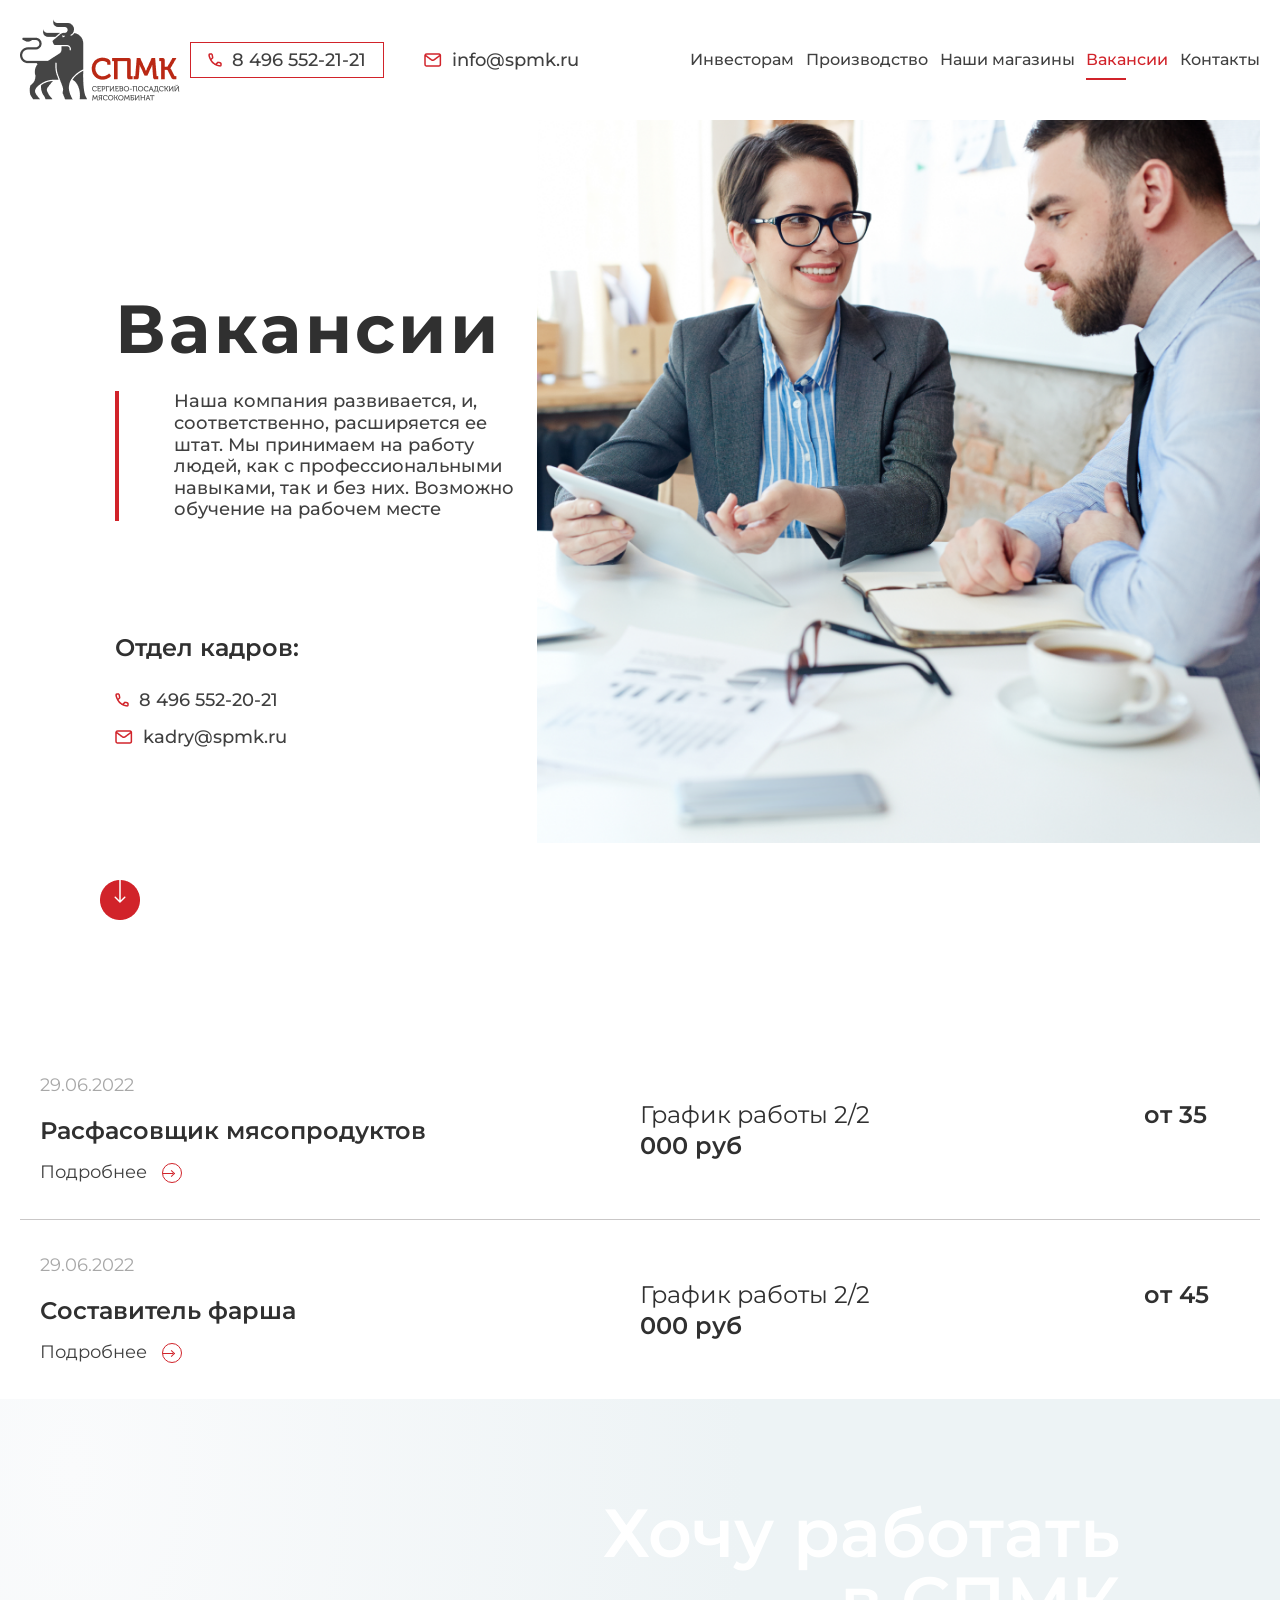
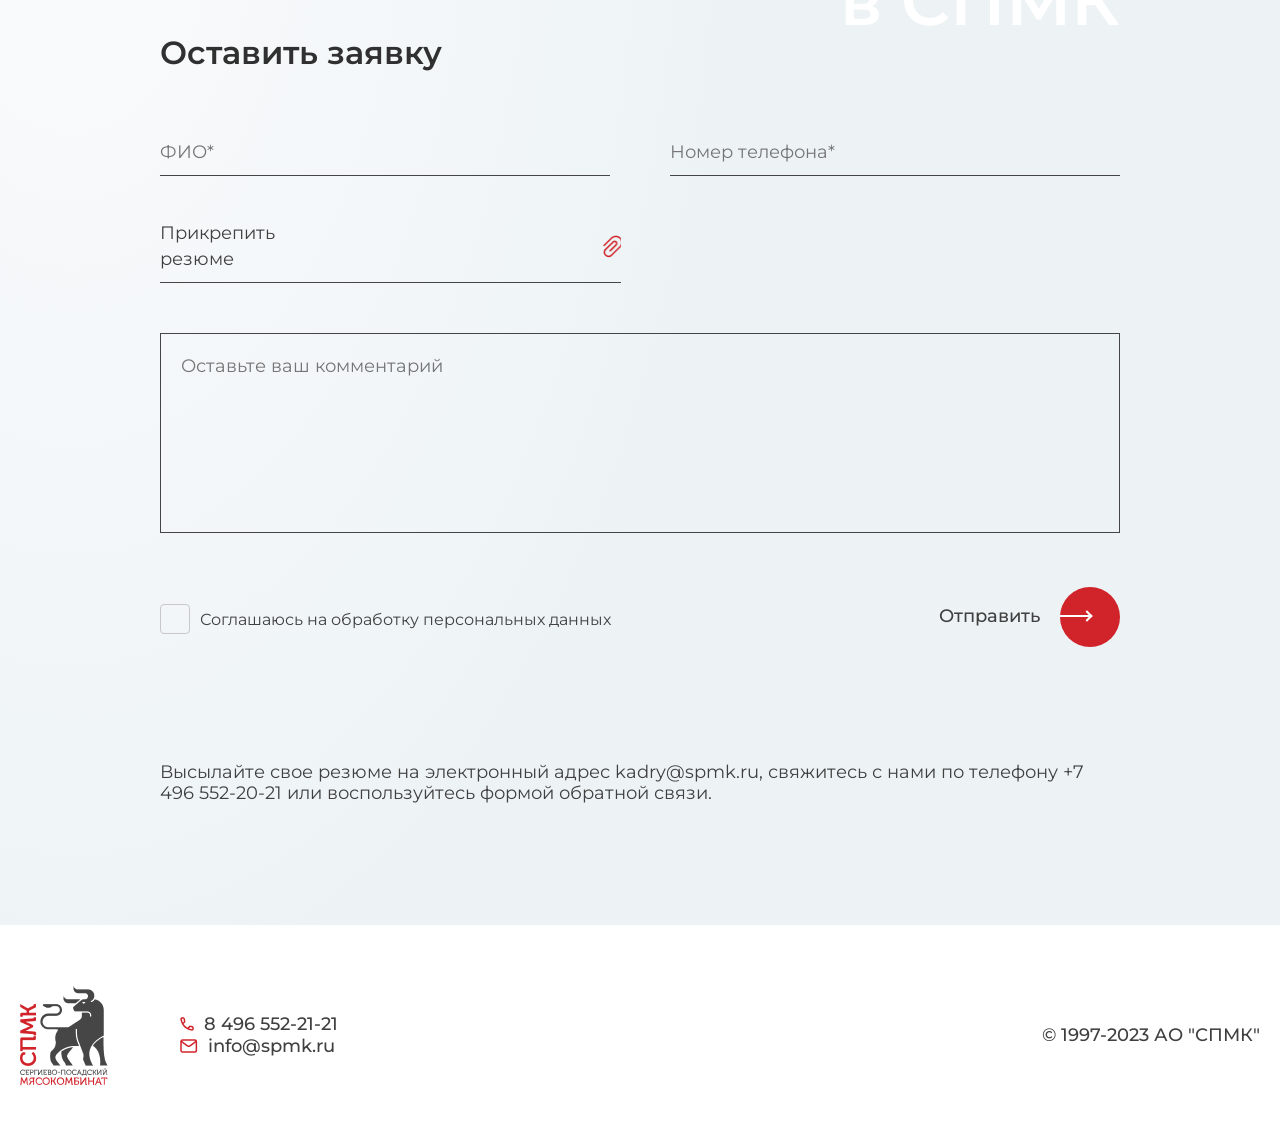
<file: jobs.html>
<!DOCTYPE html>
<html lang="en">
  <head>
    <meta charset="UTF-8" />
    <meta http-equiv="X-UA-Compatible" content="IE=edge" />
    <meta name="viewport" content="width=device-width, initial-scale=1.0" />
    <title>JOBS</title>
    <link rel="preconnect" href="https://fonts.googleapis.com" />
    <link rel="preconnect" href="https://fonts.gstatic.com" crossorigin />
    <link
      href="https://fonts.googleapis.com/css2?family=Montserrat:wght@400;500;600;700&display=swap"
      rel="stylesheet"
    />
    <link
      href="https://fonts.googleapis.com/css2?family=Playfair+Display:wght@500&display=swap"
      rel="stylesheet"
    />
    <link rel="stylesheet" href="css/reset.css" />
    <link rel="stylesheet" href="css/header.css" />
    <link rel="stylesheet" href="css/jobs.css" />
    <link rel="stylesheet" href="css/to-top.css" />

    <link rel="stylesheet" href="css/footer.css" />

    <script src="./js/common.js" defer></script>
    <script src="/js/backToTop.js" defer></script>
  </head>

  <body>
    <header class="header">
      <div class="container">
        <div class="header_wrapper wrapper">
          <div class="logo">
            <a href="index.html" class="logo__link">
              <img src="images/Logo.png" alt="" />
            </a>
          </div>
          <div class="contacts header_contacts">
            <div class="phone contacts_phone">
              <img src="images/phone.png" alt="" />
              <a href="tel:8 496 552-21-21" class="phone__number"
                >8 496 552-21-21</a
              >
            </div>
            <div class="mail contacts_mail">
              <img src="images/mail.png" alt="" />
              <a href="mailto:info@spmk.ru" class="mail__text">info@spmk.ru</a>
            </div>
          </div>
          <div class="nav header_nav">
            <a href="investors.html" class="nav__link">Инвесторам</a>
            <a href="production.html" class="nav__link">Производство</a>
            <a href="our-shop.html" class="nav__link">Наши магазины</a>
            <a href="jobs.html" class="nav__link nav__activ">Вакансии</a>
            <a href="contacts.html" class="nav__link">Контакты</a>
          </div>
          <div class="nav-mobile">
            <div class="nav-menu">
              <a href="investors.html" class="nav__link mobil">Инвесторам</a>
              <a href="production.html" class="nav__link mobil">Производство</a>
              <a href="our-shop.html" class="nav__link mobil">Наши магазины</a>
              <a href="jobs.html" class="nav__link mobil">Вакансии</a>
              <a href="contacts.html" class="nav__link mobil">Контакты</a>
            </div>
            <div class="nav-contacts">
              <div class="phone mobile-phone">
                <img src="images/phone.png" alt="" />
                <a href="tel:8 496 552-21-21" class="phone__number"
                  >8 496 552-21-21</a
                >
              </div>
              <div class="mail mobile-mail">
                <img src="images/mail.png" alt="" />
                <a href="mailto:info@spmk.ru" class="mail__text"
                  >info@spmk.ru</a
                >
              </div>
            </div>
          </div>
        </div>
      </div>
    </header>

    <div class="main">
      <div class="container">
        <div class="main-wrapper">
          <div class="main-texts">
            <p class="main__title">Вакансии</p>
            <p class="main__subtitle">
              Наша компания развивается, и, соответственно, расширяется ее штат.
              Мы принимаем на работу людей, как с профессиональными навыками,
              так и без них. Возможно обучение на рабочем месте
            </p>
            <p class="main__dep">Отдел кадров:</p>
            <div class="contacts">
              <div class="phone main__phone">
                <img src="images/phone.png" alt="" />
                <a href="tel:8 496 552-21-21" class="phone__number"
                  >8 496 552-20-21</a
                >
              </div>
              <div class="mail">
                <img src="images/mail.png" alt="" />
                <a href="mailto:info@spmk.ru" class="mail__text"
                  >kadry@spmk.ru</a
                >
              </div>
            </div>
          </div>
          <div class="main-images">
            <span class="main__box"></span>
            <img class="main__img" src="images/main-IMG.png" alt="" />
          </div>
        </div>
      </div>
    </div>

    <div class="vacancies">
      <div class="container">
        <div class="vacancies-wrap">
          <div class="vacancies-cart">
            <div class="vacancies-block">
              <p class="vacancies__date">29.06.2022</p>
              <p class="vacancies__name">Расфасовщик мясопродуктов</p>
              <div class="vacancies-moreblock">
                <a href="jobs2.html" class="vacancies__link"
                  >Подробнее
                  <span class="vacancies__btn"></span>
                </a>
              </div>
            </div>
            <div class="vacancies-block">
              <span class="vacancies__graf">График работы 2/2</span>
              <span class="vacancies__price">от 35 000 руб</span>
            </div>
          </div>
          <div class="vacancies-cart">
            <div class="vacancies-block">
              <p class="vacancies__date">29.06.2022</p>
              <p class="vacancies__name">Составитель фарша</p>
              <div class="vacancies-moreblock">
                <a href="jobs2.html" class="vacancies__link"
                  >Подробнее
                  <span class="vacancies__btn"></span>
                </a>
              </div>
            </div>
            <div class="vacancies-block">
              <span class="vacancies__graf">График работы 2/2</span>
              <span class="vacancies__price">от 45 000 руб</span>
            </div>
          </div>
        </div>
      </div>
    </div>

    <div class="reguest">
      <div class="page-container">
        <div class="reguest-wrap">
          <p class="reguest__text">Хочу работать в СПМК</p>
          <form class="reguest-form" enctype="multipart/form-data" method="post" id="form" onsubmit="send(event, 'send.php')">
            <p class="reguest__title">Оставить заявку</p>
            <div class="reguest-inputs">
              <input name="user_name" class="reguest__fio" type="text" required placeholder="ФИО*">
              <input name="user_phone" class="reguest__phone" type="text" required placeholder="Номер телефона*" >
            </div>
            <div class="reguest-addfile">
              <div class="form-group">
                <label class="label">
                  <span class="title">Прикрепить резюме</span>
                  <input name="myfile[]" class="input-file" type="file" accept="application/msword, application/pdf" value="">
                  <i class="material-icons"></i>
                </label>
              </div>
            </div>
            <textarea
              class="reguest__textera"
              name="comment"
              placeholder="Оставьте ваш комментарий"
            ></textarea>
            <div class="reguest-checkblock">
              <label class="reguest-checkbox checks">
                <input class="checks-input" type="checkbox" />
                <div class="reguest-checkbox__checkmark"></div>
                <div class="reguest-checkbox__body">
                  Соглашаюсь на обработку персональных данных
                </div>
              </label>
              <div class="reguest-sendblock">
                <button type="submit" class="reguest__button" disabled>
                  Отправить
                  <span class="reguest__btn"></span>
                </button>
              </div>
            </div>
            <p class="reguest__text2">
              Высылайте свое резюме на электронный адрес kadry@spmk.ru,
              свяжитесь с нами по телефону +7 496 552-20-21 или воспользуйтесь
              формой обратной связи.
            </p>
          </form>
        </div>
      </div>
    </div>
    <div class="back-to-top">
      <a href="#" class="back__top back-to-top_hide"></a>
    </div>

    <div class="footer">
      <div class="container">
        <div class="footer-wrap">
          <div class="footer-logo">
            <a href="#" class="logo__link">
              <img src="images/footerLogo.png" alt="" />
            </a>
          </div>
          <div class="contacts footer_contacts">
            <div class="phone">
              <img src="images/phone.png" alt="" />
              <a href="tel:8 496 552-21-21" class="phone__number"
                >8 496 552-21-21</a
              >
            </div>
            <div class="mail">
              <img src="images/mail.png" alt="" />
              <a href="mailto:info@spmk.ru" class="mail__text">info@spmk.ru</a>
            </div>
          </div>
          <div class="copyright">
            <p class="copyright__text">© 1997-2023 АО "СПМК"</p>
          </div>
        </div>
      </div>
    </div>
  </body>
</html>
</file>
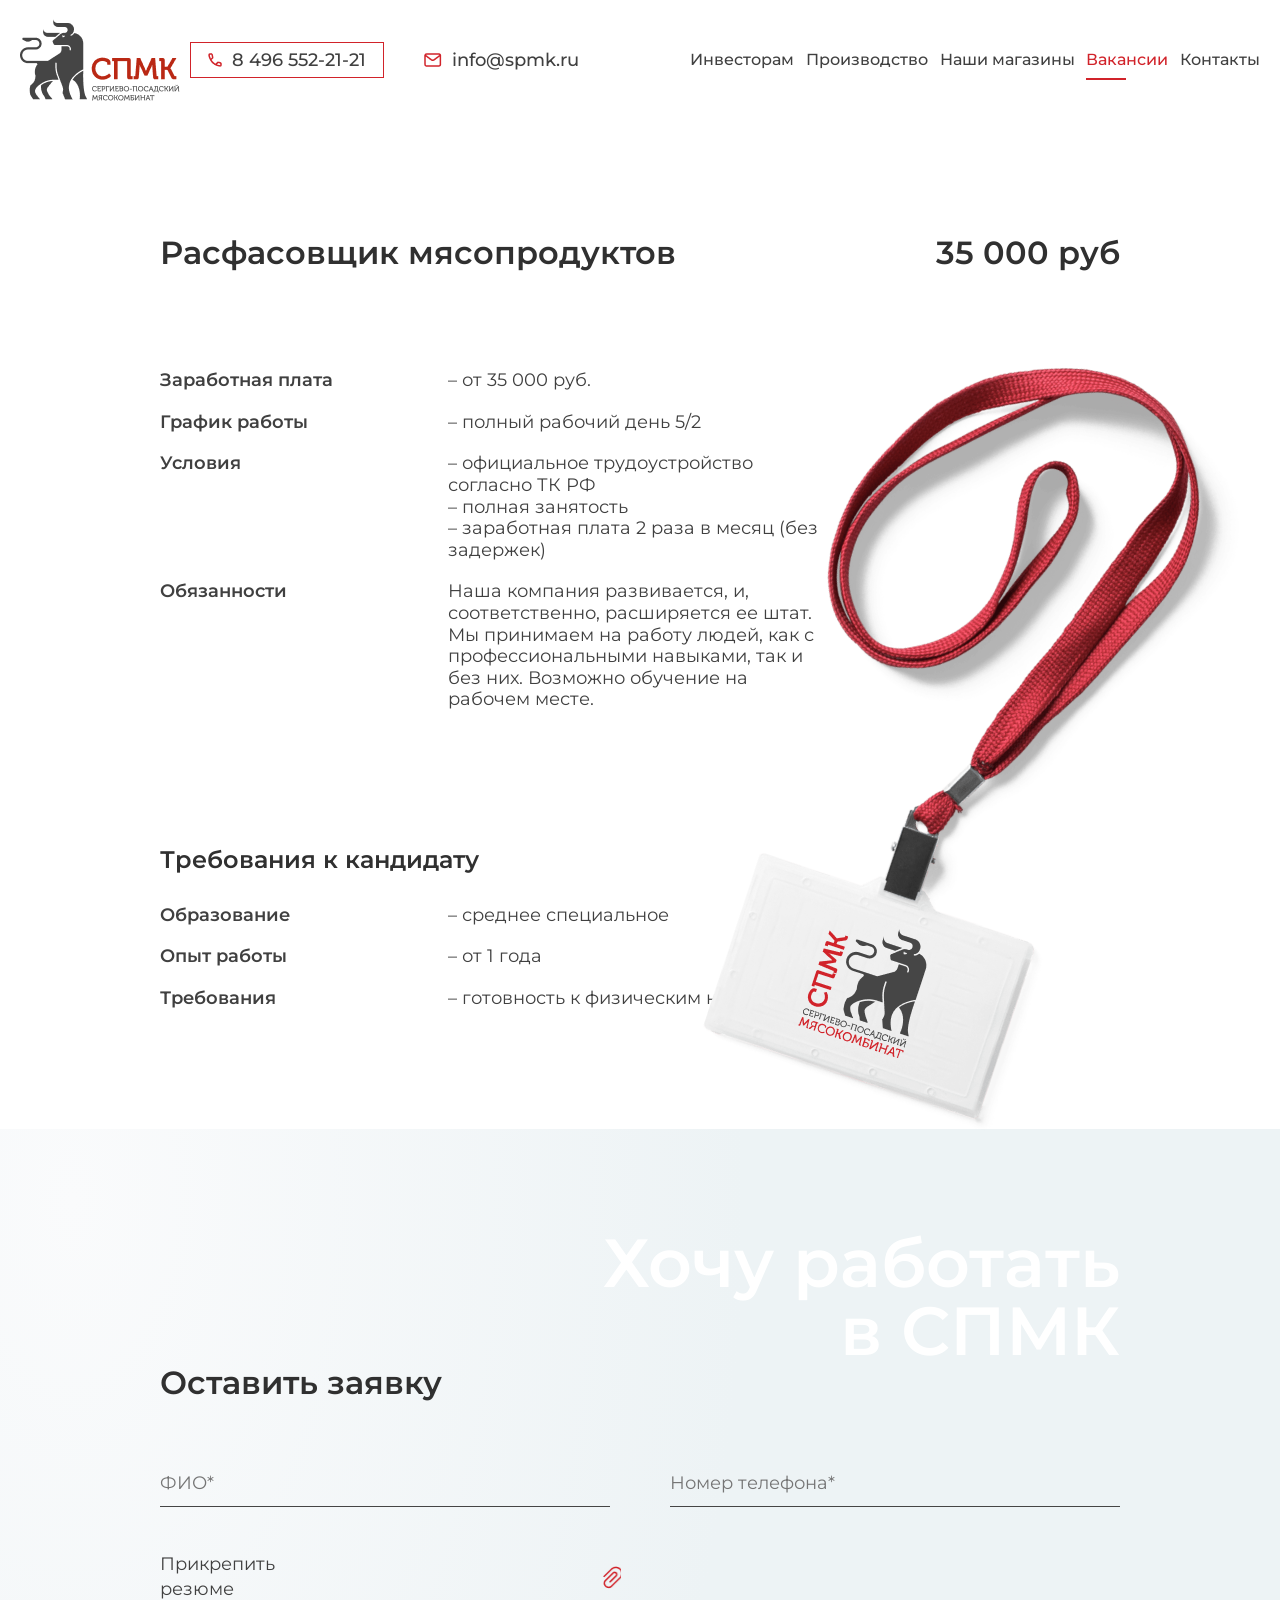
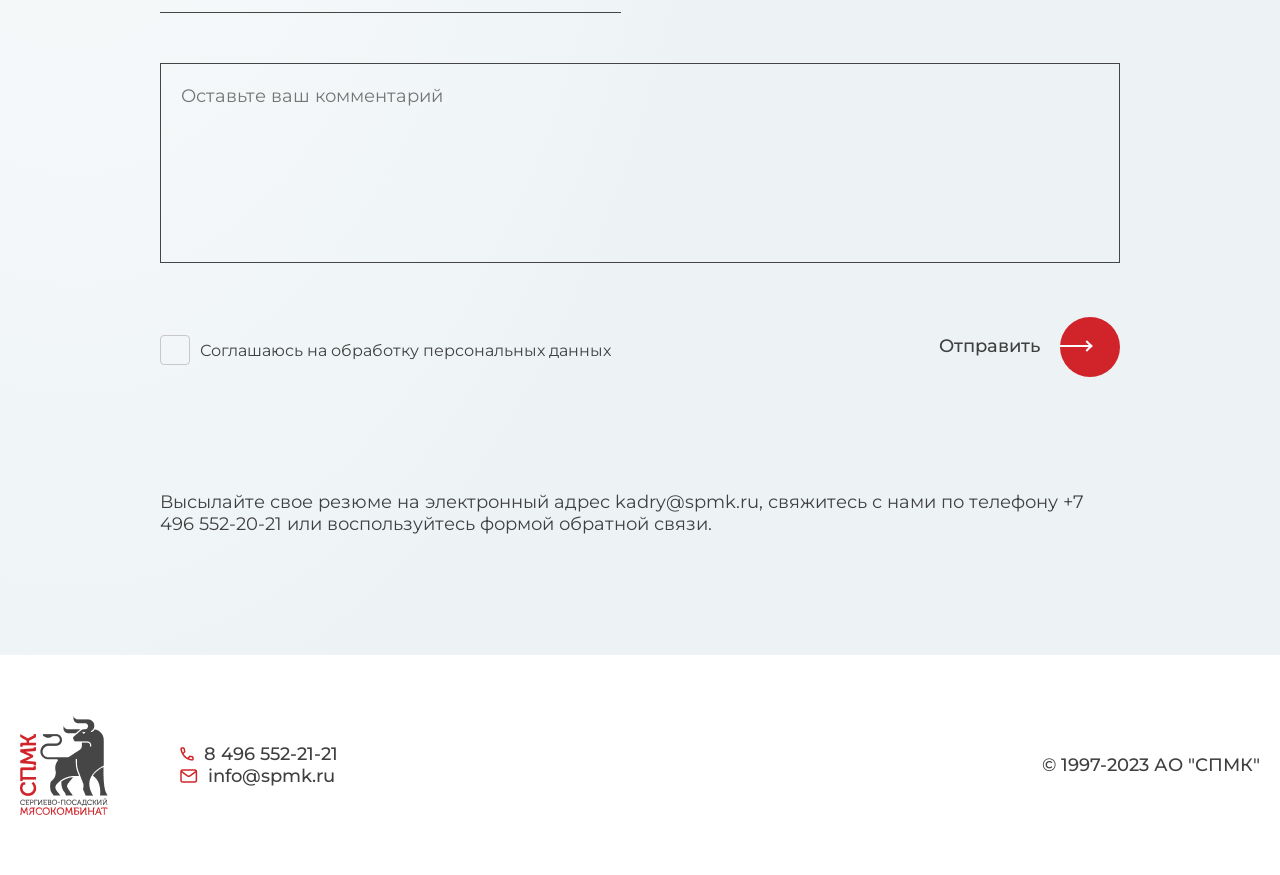
<file: jobs2.html>
<!DOCTYPE html>
<html lang="en">

<head>
  <meta charset="UTF-8">
  <meta http-equiv="X-UA-Compatible" content="IE=edge">
  <meta name="viewport" content="width=device-width, initial-scale=1.0">
  <title>JOBS2</title>
  <link rel="preconnect" href="https://fonts.googleapis.com">
  <link rel="preconnect" href="https://fonts.gstatic.com" crossorigin>
  <link href="https://fonts.googleapis.com/css2?family=Montserrat:wght@400;500;600;700&display=swap" rel="stylesheet">
  <link href="https://fonts.googleapis.com/css2?family=Playfair+Display:wght@500&display=swap" rel="stylesheet">
  <link rel="stylesheet" href="css/reset.css">
  <link rel="stylesheet" href="css/header.css">
  <link rel="stylesheet" href="css/jobs.css">
  <link rel="stylesheet" href="css/to-top.css">

  <link rel="stylesheet" href="css/footer.css">



  <script src="js/backToTop.js" defer></script>
</head>

<body>
  <header class="header">
    <div class="container">
      <div class="header_wrapper wrapper">
        <div class="logo">
          <a href="index.html" class="logo__link">
            <img src="images/Logo.png" alt="">
          </a>
        </div>
        <div class="contacts header_contacts">
          <div class="phone contacts_phone">
            <img src="images/phone.png" alt="">
            <a href="tel:8 496 552-21-21" class="phone__number">8 496 552-21-21</a>
          </div>
          <div class="mail contacts_mail">
            <img src="images/mail.png" alt="">
            <a href="mailto:info@spmk.ru" class="mail__text">info@spmk.ru</a>
          </div>
        </div>
        <div class="nav header_nav">
          <a href="investors.html" class="nav__link">Инвесторам</a>
          <a href="production.html" class="nav__link">Производство</a>
          <a href="our-shop.html" class="nav__link">Наши магазины</a>
          <a href="jobs.html" class="nav__link nav__activ">Вакансии</a>
          <a href="contacts.html" class="nav__link">Контакты</a>
        </div>
        <div class="nav-mobile">
          <div class="nav-menu">
            <a href="investors.html" class="nav__link mobil">Инвесторам</a>
            <a href="production.html" class="nav__link mobil">Производство</a>
            <a href="our-shop.html" class="nav__link mobil">Наши магазины</a>
            <a href="jobs.html" class="nav__link mobil">Вакансии</a>
            <a href="contacts.html" class="nav__link mobil">Контакты</a>
          </div>
          <div class="nav-contacts">
            <div class="phone mobile-phone">
              <img src="images/phone.png" alt="">
              <a href="tel:8 496 552-21-21" class="phone__number">8 496 552-21-21</a>
            </div>
            <div class="mail mobile-mail">
              <img src="images/mail.png" alt="">
              <a href="mailto:info@spmk.ru" class="mail__text">info@spmk.ru</a>
            </div>
          </div>
        </div>
      </div>
    </div>
  </header>

  <div class="singljob">
    <div class="page-container">
      <div class="singljob-wrapper">
        <div class="singljob-titlewrap">
          <p class="singljob__title">Расфасовщик мясопродуктов</p>
          <p class="singljob__price">35 000 руб</p>
        </div>

        <div class="singljob-desc">
          <p class="singljob__text1">Заработная плата</p>
          <p class="singljob__text2">– от 35 000 руб.</p>
        </div>
        <div class="singljob-desc">
          <p class="singljob__text1">График работы</p>
          <p class="singljob__text2">– полный рабочий день 5/2</p>
        </div>
        <div class="singljob-desc">
          <p class="singljob__text1">Условия</p>
          <p class="singljob__text2">
            – официальное трудоустройство согласно ТК РФ<br>
            – полная занятость<br>
            – заработная плата 2 раза в месяц (без задержек)<br>
          </p>
        </div>
        <div class="singljob-desc">
          <p class="singljob__text1">Обязанности</p>
          <p class="singljob__text2">
            Наша компания развивается, и, соответственно, расширяется ее штат. Мы принимаем на работу людей, как с профессиональными
            навыками, так и без них. Возможно обучение на рабочем месте.
          </p>
        </div>

        <p class="singljob__title2">Требования к кандидату</p>

        <div class="singljob-desc">
          <p class="singljob__text1">Образование</p>
          <p class="singljob__text2">– среднее специальное</p>
        </div>
        <div class="singljob-desc">
          <p class="singljob__text1">Опыт работы</p>
          <p class="singljob__text2">– от 1 года</p>
        </div>
        <div class="singljob-desc">
          <p class="singljob__text1">Требования</p>
          <p class="singljob__text2">– готовность к физическим нагрузкам</p>
        </div>
        <img class="singljob__badge" src="images/Badge_img.png" alt="">
      </div>
    </div>
  </div>


  <div class="reguest">
    <div class="page-container">
      <div class="reguest-wrap">
        <p class="reguest__text">Хочу работать в СПМК</p>
        <form class="reguest-form" action="mailto:kadry@spmk.ru" enctype="text/plain">
          <p class="reguest__title">Оставить заявку</p>
          <div class="reguest-inputs">
            <input class="reguest__fio" type="text" required placeholder="ФИО*">
            <input class="reguest__phone" type="text" required placeholder="Номер телефона*">
          </div>
          <div class="reguest-addfile">
            <div class="form-group">
              <label class="label">
                <span class="title">Прикрепить резюме</span>
                <input class="input-file" type="file" accept="application/msword/pdf">
                <i class="material-icons"></i>
              </label>
            </div>
          </div>
          <textarea class="reguest__textera" name="comment" placeholder="Оставьте ваш комментарий"></textarea>
          <div class="reguest-checkblock">
            <label class="reguest-checkbox checks">
              <input type="checkbox" />
              <div class="reguest-checkbox__checkmark"></div>
              <div class="reguest-checkbox__body">Соглашаюсь на обработку персональных данных</div>
            </label>
            <div class="reguest-sendblock">
              <button type="submit" class="reguest__button">Отправить
                <span class="reguest__btn"></span>
              </button>
            </div>
          </div>
          <p class="reguest__text2">Высылайте свое резюме на электронный адрес kadry@spmk.ru, свяжитесь с нами по телефону +7 496 552-20-21 или воспользуйтесь формой обратной связи.</p>
        </form>
      </div>
    </div>
  </div>

  <div class="back-to-top">
    <a href="#" class="back__top back-to-top_hide"></a>
  </div>

  <div class="footer">
    <div class="container">
      <div class="footer-wrap">
        <div class="footer-logo">
          <a href="#" class="logo__link">
            <img src="images/footerLogo.png" alt="">
          </a>
        </div>
        <div class="contacts footer_contacts">
          <div class="phone">
            <img src="images/phone.png" alt="">
            <a href="tel:8 496 552-21-21" class="phone__number">8 496 552-21-21</a>
          </div>
          <div class="mail">
            <img src="images/mail.png" alt="">
            <a href="mailto:info@spmk.ru" class="mail__text">info@spmk.ru</a>
          </div>
        </div>
        <div class="copyright">
          <p class="copyright__text">© 1997-2023 АО "СПМК"</p>
        </div>
      </div>
    </div>
  </div>
  
</body>
</html>
</file>
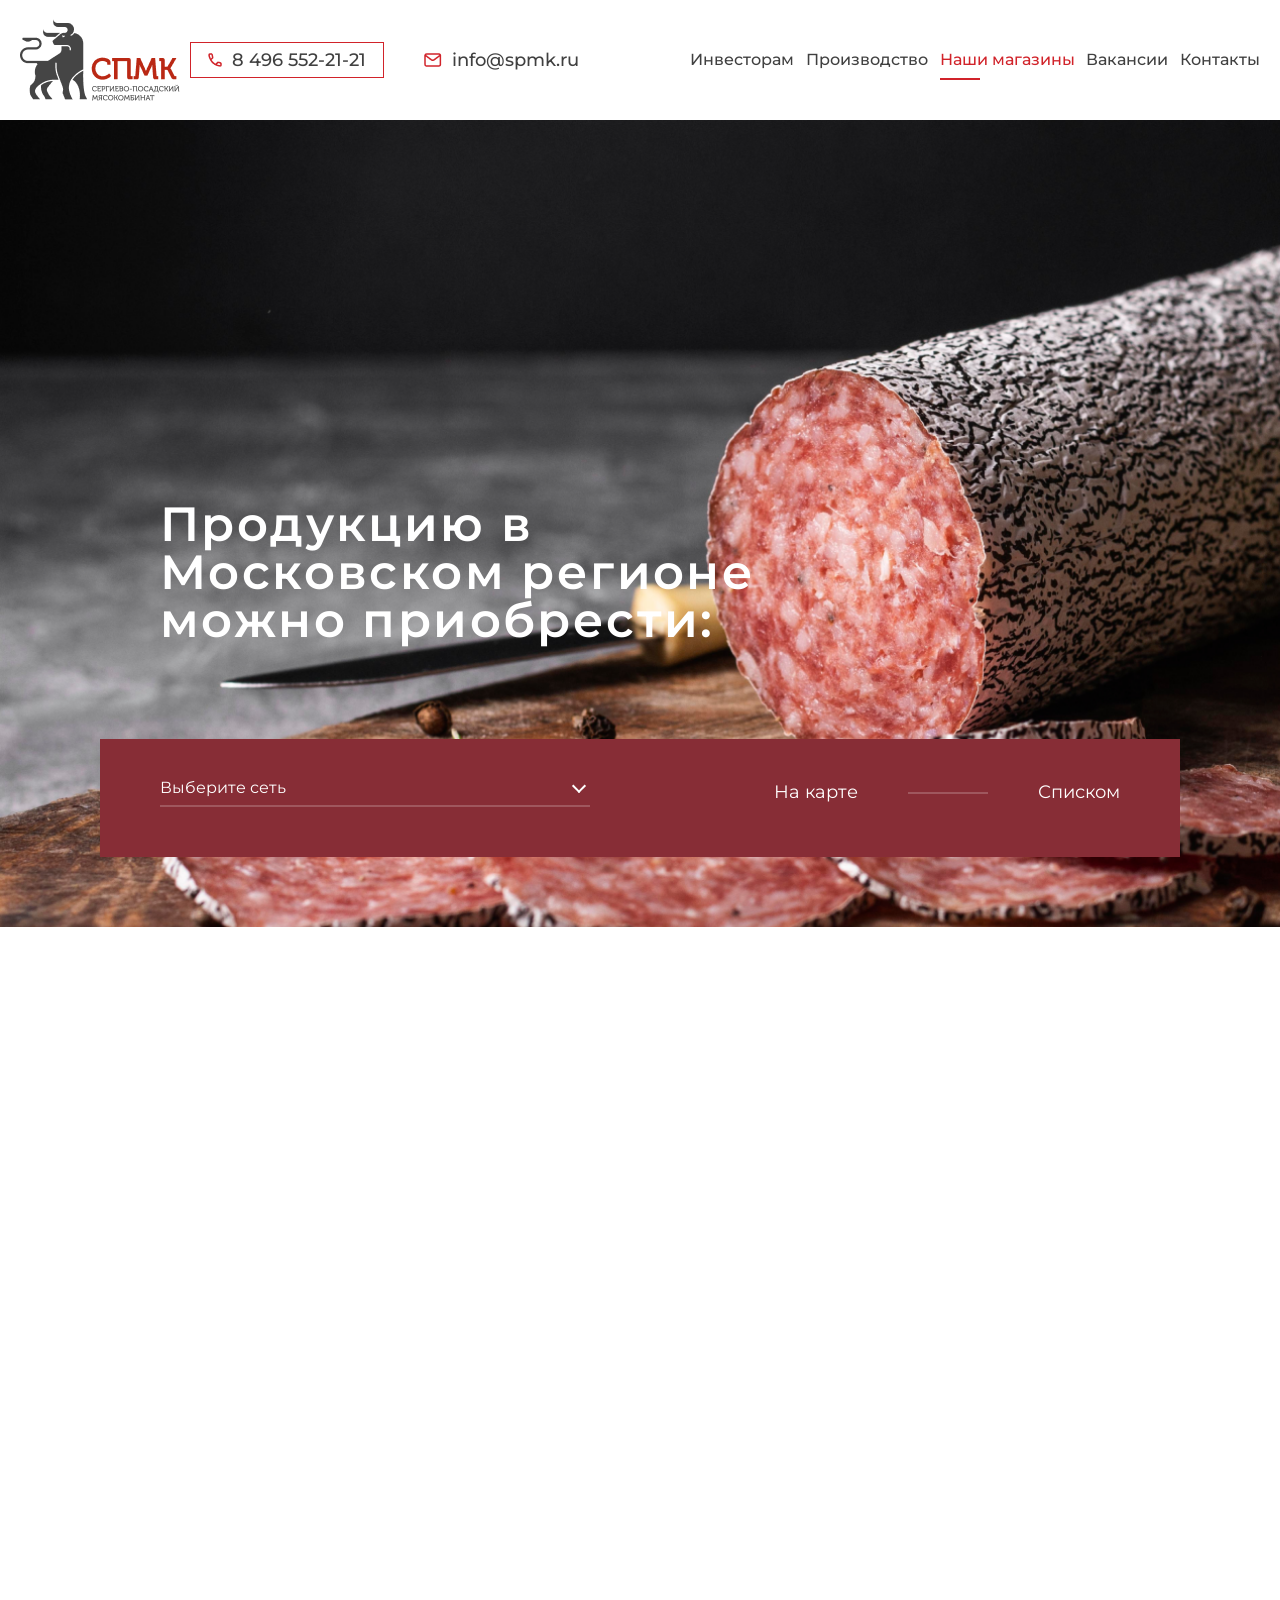
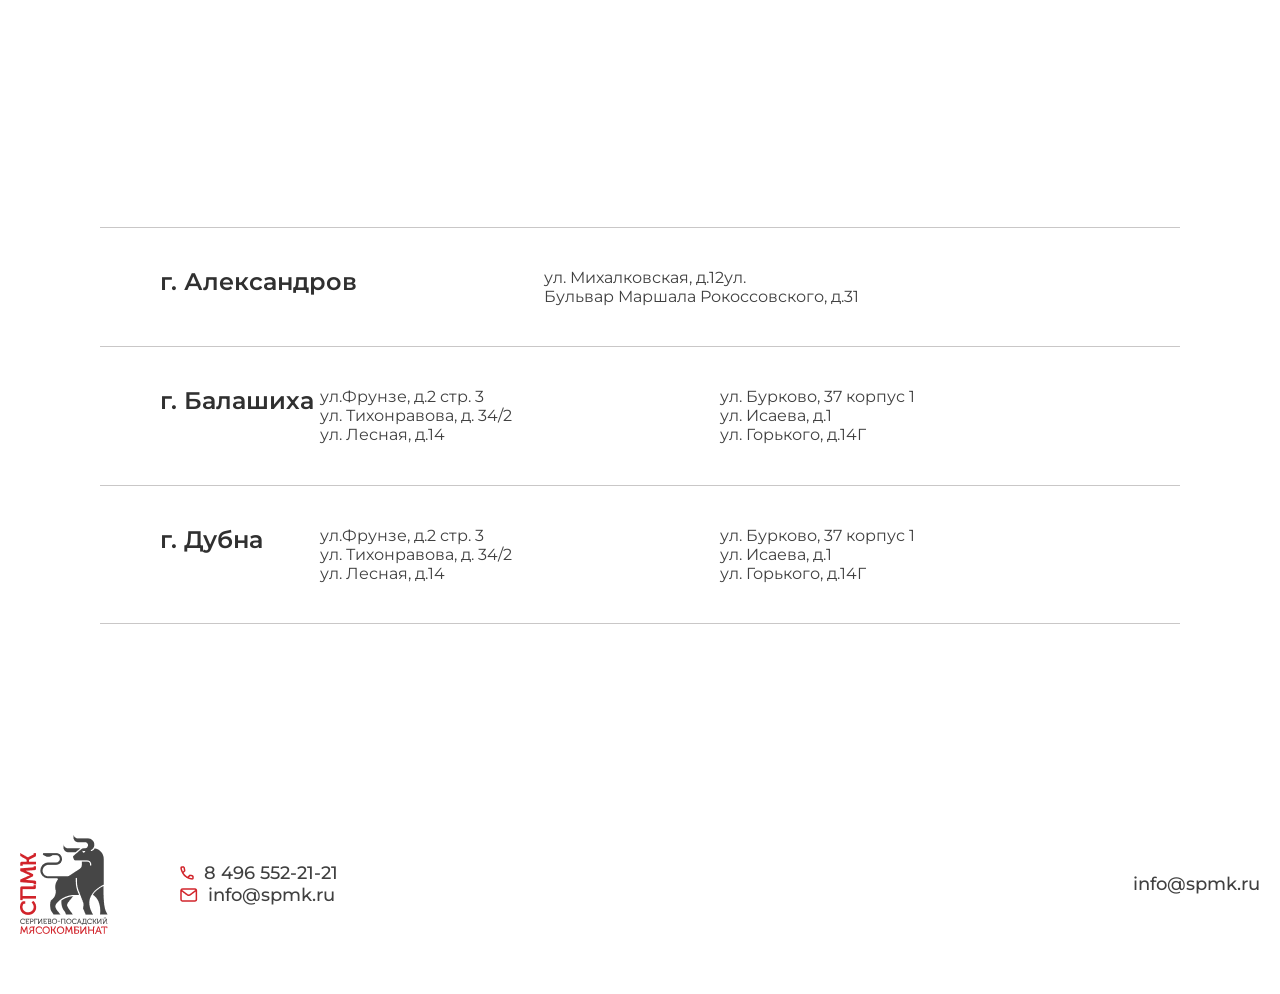
<file: our-shop.html>
<!DOCTYPE html>
<html lang="en">
  <head>
    <meta charset="UTF-8" />
    <meta http-equiv="X-UA-Compatible" content="IE=edge" />
    <meta name="viewport" content="width=device-width, initial-scale=1.0" />
    <title>OUR-SHOP</title>
    <link rel="preconnect" href="https://fonts.googleapis.com" />
    <link rel="preconnect" href="https://fonts.gstatic.com" crossorigin />
    <link
      href="https://fonts.googleapis.com/css2?family=Montserrat:wght@400;500;600;700&display=swap"
      rel="stylesheet"
    />
    <link
      href="https://fonts.googleapis.com/css2?family=Playfair+Display:wght@500&display=swap"
      rel="stylesheet"
    />
    <link rel="stylesheet" href="css/reset.css" />
    <link rel="stylesheet" href="css/header.css" />
    <link rel="stylesheet" href="css/shop.css" />
    <link rel="stylesheet" href="css/to-top.css" />

    <link rel="stylesheet" href="css/footer.css" />

    <script src="js/shop-menu.js" defer></script>
    <script src="js/backToTop.js" defer></script>
    <script
      src="https://api-maps.yandex.ru/2.1/?apikey=0b0c3004-9d79-44b0-b6cf-0abb3b9f3a11&lang=ru_RU"
      type="text/javascript"
    ></script>
    <script
      src="https://yandex.st/jquery/2.2.3/jquery.min.js"
      type="text/javascript"
    ></script>
    <script src="./js/map.js" defer></script>
  </head>

  <body>
    <header class="header">
      <div class="container">
        <div class="header_wrapper wrapper">
          <div class="logo">
            <a href="index.html" class="logo__link">
              <img src="images/Logo.png" alt="" />
            </a>
          </div>
          <div class="contacts header_contacts">
            <div class="phone contacts_phone">
              <img src="images/phone.png" alt="" />
              <a href="tel:8 496 552-21-21" class="phone__number"
                >8 496 552-21-21</a
              >
            </div>
            <div class="mail contacts_mail">
              <img src="images/mail.png" alt="" />
              <a href="mailto:info@spmk.ru" class="mail__text">info@spmk.ru</a>
            </div>
          </div>
          <div class="nav header_nav">
            <a href="investors.html" class="nav__link">Инвесторам</a>
            <a href="production.html" class="nav__link">Производство</a>
            <a href="our-shop.html" class="nav__link nav__activ"
              >Наши магазины</a
            >
            <a href="jobs.html" class="nav__link">Вакансии</a>
            <a href="contacts.html" class="nav__link">Контакты</a>
          </div>
          <div class="nav-mobile">
            <div class="nav-menu">
              <a href="investors.html" class="nav__link mobil">Инвесторам</a>
              <a href="production.html" class="nav__link mobil">Производство</a>
              <a href="our-shop.html" class="nav__link mobil">Наши магазины</a>
              <a href="jobs.html" class="nav__link mobil">Вакансии</a>
              <a href="contacts.html" class="nav__link mobil">Контакты</a>
            </div>
            <div class="nav-contacts">
              <div class="phone mobile-phone">
                <img src="images/phone.png" alt="" />
                <a href="tel:8 496 552-21-21" class="phone__number"
                  >8 496 552-21-21</a
                >
              </div>
              <div class="mail mobile-mail">
                <img src="images/mail.png" alt="" />
                <a href="mailto:info@spmk.ru" class="mail__text"
                  >info@spmk.ru</a
                >
              </div>
            </div>
          </div>
        </div>
      </div>
    </header>

    <main class="main">
      <div class="page-container">
        <div class="main-wrapper">
          <div class="main-bg">
            <p class="main-title">
              Продукцию в Московском регионе можно приобрести:
            </p>
            <div class="main-shopmenu">
              <div class="main-nav">
                <a href="" class="main-nav__link">Выберите сеть</a>
                <div class="main-nav-menu">
                  <a href="" class="main-nav-menu__link">Сыр да Масло</a>
                  <a href="" class="main-nav-menu__link">Есть все</a>
                  <a href="" class="main-nav-menu__link">Другие</a>
                </div>
              </div>
              <button class="main__button1" type="button">На карте</button>
              <span class="main__line"></span>
              <button class="main__button2" type="button">Списком</button>
            </div>
          </div>
          <div class="map" id="map"></div>
          <style>
            .map {
              width: 100%;
              height: 800px;
            }
          </style>
        </div>
      </div>
    </main>

    <div class="adress">
      <div class="page-container">
        <div class="adress-wrap">
          <div class="adress-cart">
            <div class="adress-blcok1">
              <p class="adress-sity">г. Александров</p>
            </div>
            <div class="adress-blcok2">
              <address class="adress-tab">
                <p class="adress-str">ул. Михалковская, д.12ул.</p>
                <p class="adress-str">Бульвар Маршала Рокоссовского, д.31</p>
              </address>
            </div>
          </div>
          <div class="adress-cart">
            <div class="adress-blcok1">
              <p class="adress-sity">г. Балашиха</p>
            </div>
            <div class="adress-blcok2">
              <address class="adress-tab">
                <p class="adress-str">ул.Фрунзе, д.2 стр. 3</p>
                <p class="adress-str">ул. Тихонравова, д. 34/2</p>
                <p class="adress-str">ул. Лесная, д.14</p>
              </address>
              <address class="adress-tab">
                <p class="adress-str">ул. Бурково, 37 корпус 1</p>
                <p class="adress-str">ул. Исаева, д.1</p>
                <p class="adress-str">ул. Горького, д.14Г</p>
              </address>
            </div>
          </div>
          <div class="adress-cart">
            <div class="adress-blcok1">
              <p class="adress-sity">г. Дубна</p>
            </div>
            <div class="adress-blcok2">
              <address class="adress-tab">
                <p class="adress-str">ул.Фрунзе, д.2 стр. 3</p>
                <p class="adress-str">ул. Тихонравова, д. 34/2</p>
                <p class="adress-str">ул. Лесная, д.14</p>
              </address>
              <address class="adress-tab">
                <p class="adress-str">ул. Бурково, 37 корпус 1</p>
                <p class="adress-str">ул. Исаева, д.1</p>
                <p class="adress-str">ул. Горького, д.14Г</p>
              </address>
            </div>
          </div>
        </div>
      </div>
    </div>
    <div class="back-to-top">
      <div class="page-container">
        <a href="#" class="back__top back-to-top_hide"></a>
      </div>
    </div>

    <div class="footer">
      <div class="container">
        <div class="footer-wrap">
          <div class="footer-logo">
            <a href="#" class="logo__link">
              <img src="images/footerLogo.png" alt="" />
            </a>
          </div>
          <div class="contacts footer_contacts">
            <div class="phone">
              <img src="images/phone.png" alt="" />
              <a href="tel:8 496 552-21-21" class="phone__number"
                >8 496 552-21-21</a
              >
            </div>
            <div class="mail">
              <img src="images/mail.png" alt="" />
              <span class="mail__text">info@spmk.ru</span>
            </div>
          </div>
          <div class="copyright">
            <a href="mailto:info@spmk.ru" class="mail__text">info@spmk.ru</a>
          </div>
        </div>
      </div>
    </div>
  </body>
</html>
</file>
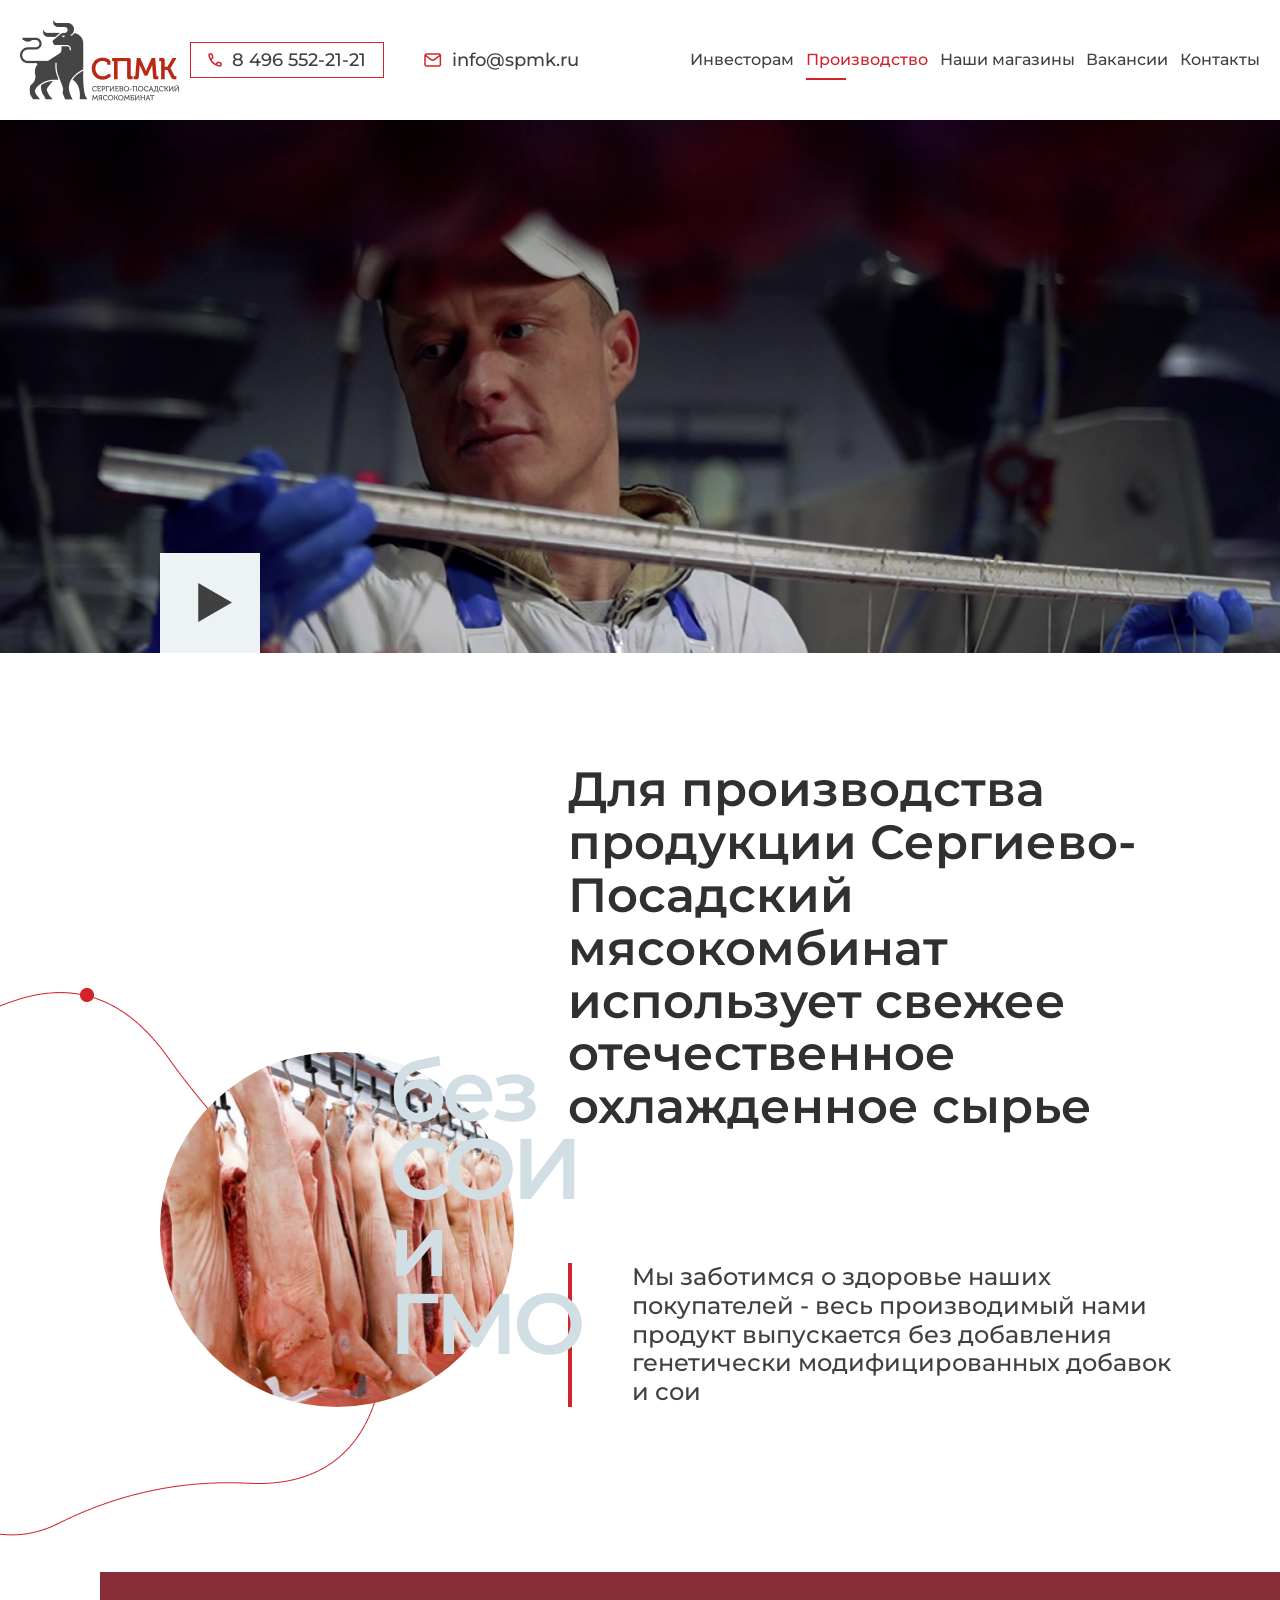
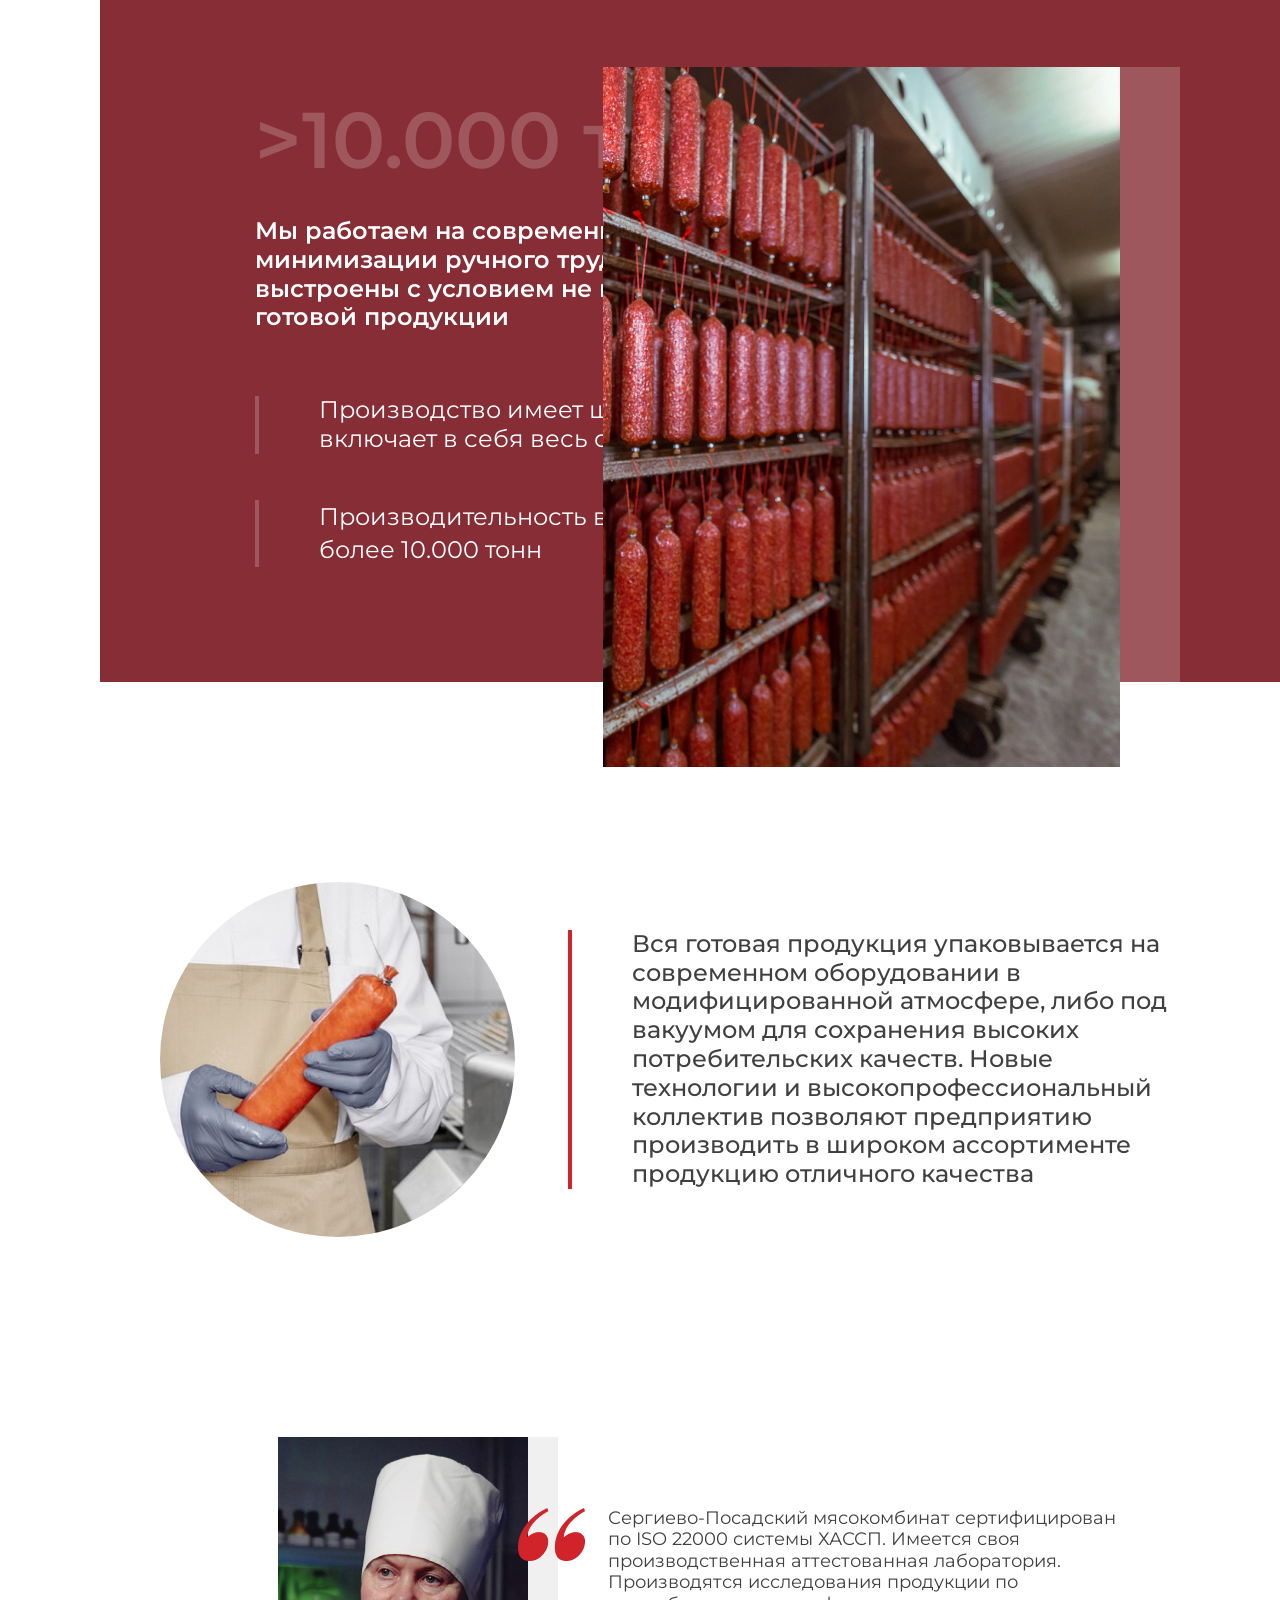
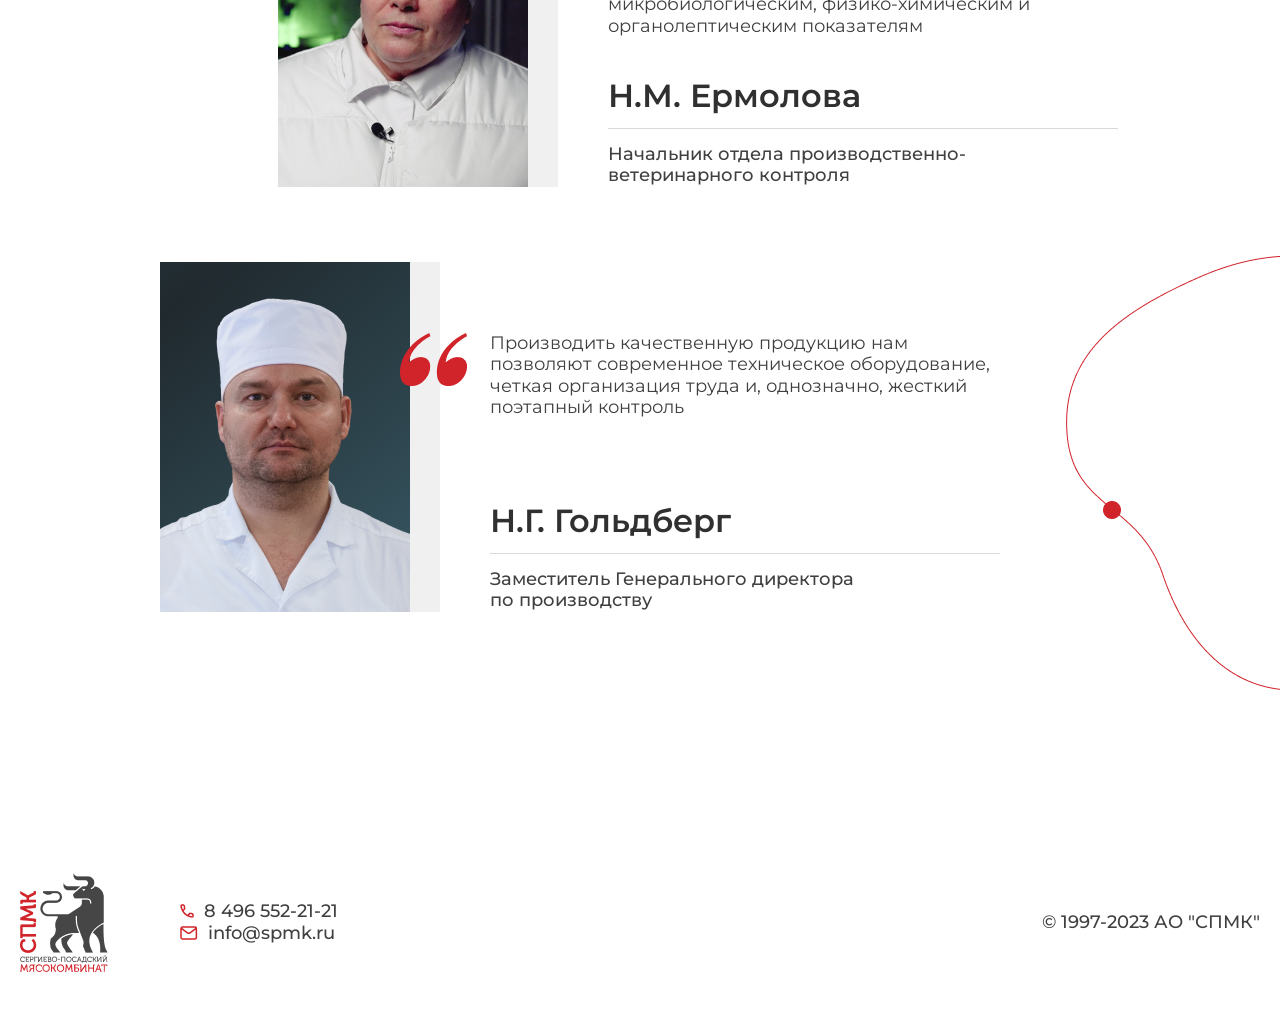
<file: production.html>
<!DOCTYPE html>
<html lang="en">
  <head>
    <meta charset="UTF-8" />
    <meta http-equiv="X-UA-Compatible" content="IE=edge" />
    <meta name="viewport" content="width=device-width, initial-scale=1.0" />
    <title>PRODUCTION</title>
    <link rel="preconnect" href="https://fonts.googleapis.com" />
    <link rel="preconnect" href="https://fonts.gstatic.com" crossorigin />
    <link
      href="https://fonts.googleapis.com/css2?family=Montserrat:wght@400;500;600;700&display=swap"
      rel="stylesheet"
    />
    <link
      href="https://fonts.googleapis.com/css2?family=Playfair+Display:wght@500&display=swap"
      rel="stylesheet"
    />
    <link rel="stylesheet" href="css/reset.css" />
    <link rel="stylesheet" href="css/header.css" />
    <link rel="stylesheet" href="css/product-main.css" />
    <link rel="stylesheet" href="css/works.css" />
    <link rel="stylesheet" href="css/comments.css" />
    <link rel="stylesheet" href="css/to-top.css" />
    <link rel="stylesheet" href="css/footer.css" />

    <script src="./js/video.js" defer></script>
    <script src="js/backToTop.js" defer></script>
  </head>

  <body>
    <header class="header">
      <div class="container">
        <div class="header_wrapper wrapper">
          <div class="logo">
            <a href="index.html" class="logo__link">
              <img src="images/Logo.png" alt="" />
            </a>
          </div>
          <div class="contacts header_contacts">
            <div class="phone contacts_phone">
              <img src="images/phone.png" alt="" />
              <a href="tel:8 496 552-21-21" class="phone__number"
                >8 496 552-21-21</a
              >
            </div>
            <div class="mail contacts_mail">
              <img src="images/mail.png" alt="" />
              <a href="mailto:info@spmk.ru" class="mail__text">info@spmk.ru</a>
            </div>
          </div>
          <div class="nav header_nav">
            <a href="investors.html" class="nav__link">Инвесторам</a>
            <a href="production.html" class="nav__link nav__activ"
              >Производство</a
            >
            <a href="our-shop.html" class="nav__link">Наши магазины</a>
            <a href="jobs.html" class="nav__link">Вакансии</a>
            <a href="contacts.html" class="nav__link">Контакты</a>
          </div>
          <div class="nav-mobile">
            <div class="nav-menu">
              <a href="investors.html" class="nav__link mobil">Инвесторам</a>
              <a href="production.html" class="nav__link mobil">Производство</a>
              <a href="our-shop.html" class="nav__link mobil">Наши магазины</a>
              <a href="jobs.html" class="nav__link mobil">Вакансии</a>
              <a href="contacts.html" class="nav__link mobil">Контакты</a>
            </div>
            <div class="nav-contacts">
              <div class="phone mobile-phone">
                <img src="images/phone.png" alt="" />
                <a href="tel:8 496 552-21-21" class="phone__number"
                  >8 496 552-21-21</a
                >
              </div>
              <div class="mail mobile-mail">
                <img src="images/mail.png" alt="" />
                <a href="mailto:info@spmk.ru" class="mail__text"
                  >info@spmk.ru</a
                >
              </div>
            </div>
          </div>
        </div>
      </div>
    </header>

    <main class="main">
      <div class="page-container">
        <div class="video">
          <img class="video__img" src="images/Foto-bg.png" alt="" />
          <a
            href="https://youtu.be/Odgp_Kt7B40"
            class="video__button button"
            type="button"
          ></a>
          <style>
            .video__frame {
              width: 100%;
              height: 633px;
            }
            .video-active {
              position: relative;
              left: 0;
            }
          </style>
        </div>

        <div class="prodact">
          <div class="prodact-wrap prodact__decor">
            <div class="prodact-images">
              <img class="prodact__img" src="images/foto1.png" alt="" />
              <p class="prodact__text1">без СОИ и ГМО</p>
            </div>
            <div class="prodact-texts">
              <p class="prodact__txt1">
                Для производства продукции Сергиево-Посадский мясокомбинат
                использует свежее отечественное охлажденное сырье
              </p>
              <p class="prodact__txt2">
                Мы заботимся о здоровье наших покупателей - весь производимый
                нами продукт выпускается без добавления генетически
                модифицированных добавок и сои
              </p>
            </div>
          </div>
        </div>
      </div>
    </main>

    <div class="works">
      <div class="page-container">
        <div class="works-wrap">
          <div class="works-texts">
            <p class="works-txt1">>10.000 тонн</p>
            <p class="works-txt2">
              Мы работаем на современном оборудовании, следуя принципу
              минимизации ручного труда. Производственные процессы выстроены с
              условием не пересечения потоков сырья и готовой продукции
            </p>
            <p class="works-txt3">
              Производство имеет широкий спектр обвалки, включает в себя весь
              спектр разделки мясо-сырья
            </p>
            <p class="works-txt4">
              Производительность в год составляет более 10.000 тонн
            </p>
          </div>
          <div class="works-images">
            <img class="works__img" src="images/IMG11.png" alt="" />
            <span class="works__box"></span>
          </div>
        </div>
        <div class="works-product">
          <img class="works__img2" src="images/worker.png" alt="" />
          <div class="works-txtprom">
            <p class="works__txt5">
              Вся готовая продукция упаковывается на современном оборудовании в
              модифицированной атмосфере, либо под вакуумом для сохранения
              высоких потребительских качеств. Новые технологии и
              высокопрофессиональный коллектив позволяют предприятию производить
              в широком ассортименте продукцию отличного качества
            </p>
          </div>
        </div>
      </div>
    </div>

    <div class="comments">
      <div class="page-container">
        <div class="comments-wrap">
          <div class="comments-block comments_block1">
            <div class="comments-images">
              <img class="comments__img" src="images/comIMG1.png" alt="" />
              <span class="comments__box"></span>
            </div>
            <div class="comments-texts">
              <p class="comments__txt1">
                Сергиево-Посадский мясокомбинат сертифицирован по ISO 22000
                системы ХАССП. Имеется своя производственная аттестованная
                лаборатория. Производятся исследования продукции по
                микробиологическим, физико-химическим и органолептическим
                показателям
              </p>
              <p class="comments__txt2">Н.М. Ермолова</p>
              <p class="comments__txt3">
                Начальник отдела производственно-ветеринарного контроля
              </p>
            </div>
          </div>
          <div class="comments-block comments_block2">
            <div class="comments-images">
              <img class="comments__img" src="images/comIMG2.png" alt="" />
              <span class="comments__box"></span>
            </div>
            <div class="comments-texts">
              <p class="comments__txt1">
                Производить качественную продукцию нам позволяют современное
                техническое оборудование, четкая организация труда и,
                однозначно, жесткий поэтапный контроль
              </p>
              <p class="comments__txt2">Н.Г. Гольдберг</p>
              <p class="comments__txt3">
                Заместитель Генерального директора по производству
              </p>
            </div>
          </div>
        </div>
      </div>
    </div>
    <div class="back-to-top">
      <div class="page-container">
        <a href="#" class="back__top back-to-top_hide"></a>
      </div>
    </div>

    <div class="footer">
      <div class="container">
        <div class="footer-wrap">
          <div class="footer-logo">
            <a href="#" class="logo__link">
              <img src="images/footerLogo.png" alt="" />
            </a>
          </div>
          <div class="contacts footer_contacts">
            <div class="phone">
              <img src="images/phone.png" alt="" />
              <a href="tel:8 496 552-21-21" class="phone__number"
                >8 496 552-21-21</a
              >
            </div>
            <div class="mail">
              <img src="images/mail.png" alt="" />
              <a href="mailto:info@spmk.ru" class="mail__text">info@spmk.ru</a>
            </div>
          </div>
          <div class="copyright">
            <p class="copyright__text">© 1997-2023 АО "СПМК"</p>
          </div>
        </div>
      </div>
    </div>
  </body>
</html>
</file>
<file: css/header.css>
* {
  scroll-behavior: smooth;
}

body {
  background: #fff;
}

.container {
  max-width: 1720px;
  width: 100%;
  margin: auto;
  padding-left: 20px;
  padding-right: 20px;
}

.header_wrapper {
  position: relative;
  min-height: 120px;
  display: flex;
  align-items: center;
  justify-content: space-between;
  background: #fff;
  padding: 0;
}

.logo {
  min-width: 170px;
}
.header_contacts {
  display: flex;
  align-items: center;
  flex-basis: 43%;
}
.phone {
  display: flex;
  align-items: center;
}
.contacts_phone {
  border: 1px solid #D1232A;
  padding: 6px 17px;
  margin-right: 40px;
}
.mail {
  display: flex;
  align-items: center;
}
.phone__number {
  font-family: 'Montserrat';
  font-style: normal;
  font-weight: 500;
  font-size: 18px;
  line-height: 22px;
  color: #404040;
  margin-left: 10px;
}
.mail__text {
  font-family: 'Montserrat';
  font-style: normal;
  font-weight: 500;
  font-size: 18px;
  line-height: 22px;
  color: #404040;
  margin-left: 10px;
}
.header_nav {
  width: 40%;
  min-width: 580px;
  display: flex;
  align-items: center;
  justify-content: space-between;
}
.nav__link {
  position: relative;
  font-family: 'Montserrat';
  font-style: normal;
  font-weight: 500;
  font-size: 16px;
  line-height: 20px;
  color: #404040;
  margin-left: 10px;
}

.nav__activ {
  position: relative;
  color: #D1232A;
}
.nav__activ:after {
  position: absolute;
  content: '';
  width: 40px;
  height: 2px;
  left: 0;
  bottom: -10px;
  background: #D1232A;
}

.nav__link:hover {
  color: #D1232A;
}
.nav__link:hover:after {
  position: absolute;
  content: '';
  width: 40px;
  height: 2px;
  left: 0;
  bottom: -10px;
  color: #D1232A;
  background: #D1232A;

}
.menu-toggle,
.nav-mobile {
  display: none;
}

@media screen and (max-width: 1440px) {
  .header_nav {
    min-width: 580px;
  }
}

@media screen and (max-width: 1200px) {
  .contacts, 
  .nav {
    display: none;
  }
  .menu-toggle {
    position: relative;
    display: block;
    width: 40px;
    height: 40px;
    background: #D1232A;
    border-radius: 50%;
    z-index: 6
  }
  
  .menu__toggle {
    position: absolute;
    top: 14px;
    left: 10px;
  }
  .menu__toggle:before {
    position: absolute;
    content: '';
    width: 20px;
    height: 2px;
    left: 0;
    top: 0;
    background: #fff;
  }
  .menu__toggle:after {
    position: absolute;
    content: '';
    width: 20px;
    height: 2px;
    left: 0;
    top: 9px;
    background: #fff;
  }
  .activ:before {
    transform: rotate(45deg);
    top: 5px;
    background: #D1232A;
    transition: 0.2s;
  }
  .activ:after {
    transform: rotate(-45deg);
    top: 5px;
    background: #D1232A;
    transition: 0.2s;
  }
  .color {
    background: #fff;
  }
  .mobil {
    display: block;
    margin-bottom: 30px;
    color: #C3969A;
  }

  .nav-mobile {
    display: block;
    position: absolute;
    width: 375px;
    right: -30px;
    top: 0;
    background: #872D36;
    padding: 90px 30px;
    z-index: 5;
    transition: 0.3s;
    transform: translateY(-780px);
  }
  .show {
    display: block;
    transform: translateY(0px);
  }
  .nav-contacts {
    display: flex;
    align-items: center;
    justify-content: space-between;
    margin-top: 340px;
  }
  .mobile__number {
    font-family: 'Montserrat';
    font-style: normal;
    font-weight: 500;
    font-size: 14px;
    line-height: 17px;
    color: #FFFFFF;
  }
  .mobile__mailtext {
    font-family: 'Montserrat';
    font-style: normal;
    font-weight: 500;
    font-size: 14px;
    line-height: 17px;
    color: #FFFFFF;
  }
}
</file>
<file: css/main.css>
.main-container {
  max-width: 1920px;
  width: 100%;
  margin: auto;
}

.main-wrapper {
  position: relative;
  display: flex;
  align-items: center;
  justify-content: space-between;
}

.main-wrapper:after {
  position: absolute;
  content: '';
  width: 40px;
  height: 40px;
  left: 80px;
  bottom: 0;
  background: url(../images/Scroll.png) no-repeat;
}
.titleblock {
  width: 50%;
}
.main_titleblock {
  margin-left: 185px;
}
.titleblock__big {
  font-family: 'Montserrat';
  font-style: normal;
  font-weight: 600;
  font-size: 179.692px;
  line-height: 219px;
  letter-spacing: -0.05em;
  color: rgba(164, 196, 204, 0.2);
}
.titleblock__title {
  position: relative;
  max-width: 400px;
  font-family: 'Montserrat';
  font-style: normal;
  font-weight: 700;
  font-size: 68px;
  line-height: 100%;
  letter-spacing: 0.05em;
  color: #404040;
  margin-top: -103px;
  margin-bottom: 50px;
  margin-left: 133px;
}
.titleblock__title:before {
  position: absolute;
  content: '';
  bottom: 6px;
  left: -60px;
  width: 4px;
  height: 188px;
  background: #D1232A;
}
.titleblock__subtitle {
  max-width: 498px;
  font-family: 'Montserrat';
  font-style: normal;
  font-weight: 500;
  font-size: 18px;
  line-height: 120%;
  color: #404040;
  margin-left: 75px;
  margin-right: 10px;
}

/* slider */

.slider {
  position: relative;
  width: 900px;

}

.slider__title {
  position: relative;
  font-family: 'Montserrat';
  font-style: normal;
  font-weight: 500;
  font-size: 40px;
  line-height: 110%;
  color: #FFFFFF;
}

.slider__title:after {
  position: absolute;
  content: '';
  width: 170px;
  height: 4px;
  left: 0;
  bottom: -13px;
  background: #D1232A;
}

.slider__text {
  font-family: 'Playfair Display';
  font-style: italic;
  font-weight: 500;
  font-size: 68px;
  line-height: 110%;
  letter-spacing: 0.05em;
  color: #FFFFFF;
}

.slider-titlewrap {
  position: absolute;
  left: 60px;
  bottom: 70px;
  z-index: 3;
}



/* swiper-button-prev */

.swiper-button-prev {
  position: absolute;
  width: 100px;
  height: 80px;
  background: #D1232A;
  left: auto;
  right: 100px;
  top: auto;
  bottom: 0;
}
.swiper-button-prev:after {
  position: absolute;
  content: '';
  top: 46%;
  left: 30px;
  width: 8px;
  height: 8px;
  border-right: 2px solid #fff;
  border-bottom: 2px solid #fff;
  transform: rotate(135deg);
}
.swiper-button-prev:before {
  position: absolute;
  content: '';
  width: 40px;
  right: 30px;
  top: 50%;
  border: 1px solid #fff
}
.swiper-button-prev:hover {
  background: #872D36;
}
.swiper-button-prev:hover:after {
  left: 15px;
  transition: 0.2s;
}
.swiper-button-prev:hover:before {
  width: 55px;
  transition: 0.2s;
}

/* swiper-button-next */

.swiper-button-next {
  position: absolute;
  width: 100px;
  height: 80px;
  background: #D1232A;
  right: 0;
  top: auto;
  bottom: 0;
}
.swiper-button-next:after {
  position: absolute;
  content: '';
  top: 46%;
  right: 30px;
  width: 8px;
  height: 8px;
  border-right: 2px solid #fff;
  border-bottom: 2px solid #fff;
  transform: rotate(-45deg);
}
.swiper-button-next:before {
  position: absolute;
  content: '';
  width: 40px;
  left: 30px;
  top: 50%;
  border: 1px solid #fff
}
.swiper-button-next:hover {
  background: #872D36;
} 
.swiper-button-next:hover:after {
  right: 15px;
  transition: 0.2s;
}
.swiper-button-next:hover:before {
  width: 55px;
  transition: 0.2s;
}

/*  */
.swiper {
  position: static;
}
.swiper__line {
  position: relative;
}
.swiper__line:after {
  position: absolute;
  content: '';
  width: 1px;
  height: 45px;
  top: -20px;
  right: -50px;
  background: #fff;
}

/* pagination */

.swiper-pagination {
  position: absolute;
  width: 100px;
  height: 100%;
  left: -100px;
  bottom: 0px;
  background: #F0F0F0;
  z-index: -1;
}

/* swiper-scrollbar */

.swiper-horizontal>.swiper-scrollbar,
.swiper-scrollbar.swiper-scrollbar-horizontal {
  width: 140px;
  height: 4px;
  bottom: 145px;
  left: -120px;
  transform: rotate(90deg);
  background: #fff;
}

.swiper-scrollbar-drag {
  /* width: 45px !important; */
  background: #404040;
  /* border-radius: 0; */
}

.swiper-pagination-current {
  position: absolute;
  left: 40px;
  bottom: 225px;
  font-family: 'Montserrat';
  font-style: normal;
  font-weight: 500;
  font-size: 16px;
  line-height: 20px;
  color: #404040;
}
.swiper-pagination-total {
  position: absolute;
  left: 40px;
  bottom: 50px;
  font-family: 'Montserrat';
  font-style: normal;
  font-weight: 500;
  font-size: 16px;
  line-height: 20px;
  color: #404040;
}



@media screen and (max-width: 1730px) {
  .main-container {
    padding-left: 20px;
  }
  .main_titleblock {
    margin-left: 0px;
  }
  .slider {
    width: 800px;
  }
}

@media screen and (max-width: 1545px) {
  .slider {
    width: 50%;
  }
}

@media screen and (max-width: 1360px) {
  .main-wrapper {
    flex-direction: column;
    align-items: flex-start;
  }
}

@media screen and (max-width: 1300px) {
  .main_titleblock {
    margin-left: 20px;
  }
  .main-wrapper:after {
    left: 20px;
  }
}
</file>
<file: css/aboutblock.css>
.page-container {
  max-width: 1920px;
  width: 100%;
  margin: auto;
}

.aboutblock_decor {
  position: relative;
}
.aboutblock_decor:after {
  position: absolute;
  content: '';
  width: 380px;
  height: 555px;
  left: 0;
  top: -10px;
  background: url(../images/Shape_Line.png) no-repeat;
  z-index: -1;
}
.aboutblock-wrapper {
  display: flex;
  align-items: center;
}
.aboutblock_ind {
  padding-left: 100px;
  margin-top: 80px;
  margin-bottom: 25px;
}
.aboutblock-cart {
  display: flex;
  align-items: center;
  width: 30%;
  background: url(../images/IMG.png) no-repeat;
}
.aboutblock_cart {
  padding-top: 84px;
  padding-bottom: 92px;
}
.aboutblock-cart__text1 {
  font-family: 'Montserrat';
  font-style: normal;
  font-weight: 700;
  font-size: 75px;
  line-height: 110%;
  letter-spacing: 0.05em;
  color: #F5F5F5;
  margin-left: -10px;
}

.aboutblock-cart__text2 {
  font-family: 'Playfair Display';
  font-style: italic;
  font-weight: 500;
  font-size: 68px;
  line-height: 110%;
  letter-spacing: 0.05em;
  color: #D1232A;
  margin-bottom: 13px;
}

.aboutblock-line {
  position: relative;
  display: flex;
  align-items: flex-start;
  width: 70%;

}
.aboutblock_line {
  margin-top: 200px;
}

.aboutblock__longline {
  position: absolute;
  top: 0;
  left: 0;
  width: 100%;
  height: 2px;
  background: #404040;
}
.aboutblock__longline1 {
  display: none;
  position: absolute;
  top: 0;
  left: 0;
  width: 100%;
  height: 2px;
  background: #404040;
}

.aboutblock-point {
  display: flex;
  align-items: flex-start;
}

.aboutblock_point1 {
  width: 250px;
  height: 200px;
}
.aboutblock_point2 {
  width: 350px;
  height: 200px;
}
.aboutblock_point3 {
  width: 265px;
  height: 200px;
}
.aboutblock_point4 {
  width: 300px;
  height: 200px;
  padding-right: 10px;
}

.aboutblock-point__number {
  position: relative;
  font-family: 'Montserrat';
  font-style: normal;
  font-weight: 500;
  font-size: 110px;
  line-height: 134px;
  letter-spacing: -0.05em;
  color: #D1DEE3;
  margin-right: 10px;
}
.aboutblock-point_number1:before {
  position: absolute;
  content: '';
  width: 7px;
  height: 7px;
  top: -3px;
  left: 0px;
  background: #D1232A;
  border-radius: 50%;
}
.aboutblock-point_number2:before {
  position: absolute;
  content: '';
  width: 7px;
  height: 7px;
  top: -3px;
  left: 25px;
  background: #D1232A;
  border-radius: 50%;
}


.aboutblock-point__text {
  font-family: 'Montserrat';
  font-style: normal;
  font-weight: 500;
  font-size: 16px;
  line-height: 120%;
  color: #303030;
  margin-top: 55px;
}
.aboutblock-point_text1 {
  max-width: 197px;
}
.aboutblock-point_text2 {
  max-width: 242px;
}
.aboutblock-point_text3 {
  max-width: 156px;
}
.aboutblock-point_text4 {
  max-width: 190px;
}

@media screen and (max-width: 1440px) {
  .aboutblock-wrapper {
    display: block;
  }
  .aboutblock-line {
    margin-top: 100px;
    margin-left: auto;
  }
  .aboutblock-line {
    width: 85%;
  }
  .aboutblock_ind {
    padding-left: 20px;
  }
  .aboutblock_decor:after {
    left: -90px;
    top: -80px;
  }
}

@media screen and (max-width: 1300px) {
  .aboutblock-line {
    flex-wrap: wrap;
  }
  .aboutblock_point1,
  .aboutblock_point2 {
    width: 40%;
  }
  .aboutblock__longline1 {
    display: block;
    position: absolute;
    top: 200px;
    left: 0;
    width: 100%;
    height: 2px;
    background: #404040;
  }
  .aboutblock-point_number2:before {
    left: 0;
  }
}
</file>
<file: css/victory.css>
.victory_ind {
  margin-top: 250px;
  margin-bottom: 90px;
  margin-right: 100px;
  padding-top: 125px;
  padding-left: 152px;

}
.victory-wrap {
  position: relative;
  background: #872D36;
}

.victory__images {
  position: absolute;
  left: 160px;
  bottom: -90px;
}
.victory-wrap:after {
  position: absolute;
  content: '';
  width: 60px;
  height: 610px;
  left: 100px;
  bottom: 0px;
  background: #9F575E;
}
.victory_content {
  position: relative;
  z-index: 1;
}
.victory-content_text {
  font-family: 'Montserrat';
  font-style: normal;
  font-weight: 600;
  font-size: 96px;
  line-height: 100%;
  letter-spacing: 0.05em;
  color: rgba(255, 255, 255, 0.2);
}
.victory-content_ind {
  margin-bottom: 60px;
}
.victory-content_margin-right {
  font-weight: 600;
  font-size: 154px;
  line-height: 100%;
  color: rgba(255, 255, 255, 0.2);
  text-align: right;
  margin-right: 112px;
  margin-top: -50px;
}

.victory-content_margin {
  max-width: 870px;
  font-weight: 700;
  font-size: 48px;
  color: #FFFFFF;
  margin-left: 375px;
  margin-top: 83px;
  margin-bottom: 37px;
  padding-right: 10px;
}
.victory-content_text4 {
  font-family: 'Montserrat';
  font-style: normal;
  font-weight: 600;
  font-size: 95.2577px;
  line-height: 110%;
  letter-spacing: 0.05em;
  text-transform: uppercase;
  color: #D1232A;
  margin-right: 70px;
}
.victory-content_esg {
  font-family: 'Montserrat';
  font-style: normal;
  font-weight: 600;
  font-size: 95.2577px;
  line-height: 110%;
  letter-spacing: 0.05em;
  text-transform: uppercase;
  color: #D1232A;
  margin-right: 70px;
}
.victory__text5 {
  position: relative;
  max-width: 910px;
  font-family: 'Montserrat';
  font-style: normal;
  font-size: 18px;
  line-height: 140%;
  color: #FFFFFF;
  padding-right: 10px;
}
.victory__text5:before {
  position: absolute;
  content: '';
  width: 4px;
  height: 140px;
  top: 4px;
  left: -40px;
  background: #D1232A;
}

.victory-textblock {
  display: flex;
}
.victory-textblock_ind {
  position: relative;
  height: 285px;
  margin-left: 370px;
  z-index: 1;
}

/*  */
@media screen and (max-width: 1840px) {
  .victory-content_margin-right {
    margin-right: 15px;
  }

}


@media screen and (max-width: 1750px) {
  .victory-textblock {
    height: 410px;
  }
  .victory__text3 {
    margin: 83px 0 37px auto;
  }
}

@media screen and (max-width: 1490px) {
  .victory-content_margin {
    margin-left: auto;
  }
}
@media screen and (max-width: 1250px) {
  .victory_ind {
    padding-left: 20px;
  }
}

@media screen and (max-width: 1200px) {
  .victory__text1 {
    font-size: 60px;
  }
  .victory__text2 {
    font-size: 100px;
  }
}
</file>
<file: css/social.css>
.social_wrapper {
  padding-left: 100px;
  padding-top: 175px;
  margin-bottom: 176px;
}
.social-wrapper {
  display: flex;
  justify-content: space-between;
  overflow: hidden;
}
.social-cart {
  position: relative;
  width: 31%;
  padding-right: 100px;
  overflow: hidden;
}
.social-cart:before {
  position: absolute;
  content: '';
  width: 20px;
  height: 20px;
  top: 0;
  left: 90px;
  background: #D1DEE3;
  border-radius: 50%; 
}
.social-cart:after {
  position: absolute;
  content: '';
  width: 450px;
  height: 1px;
  left: 120px;
  top: 10px;
  background: #D1DEE3;
}
.social__title {
  font-family: 'Montserrat';
  font-style: normal;
  font-weight: 600;
  font-size: 32px;
  line-height: 110%;
  color: #303030;
  margin-top: 30px;
  margin-bottom: 12px;
}
.social__list {
  position: relative;
  font-family: 'Montserrat';
  font-style: normal;
  font-weight: 500;
  font-size: 16px;
  line-height: 120%;
  color: #404040;
  list-style: none;
  margin-bottom: 10px;
}
.social__listwrap {
  padding-left: 10px;
}
.social__list:before {
  position: absolute;
  content: '';
  width: 5px;
  height: 5px;
  left: -10px;
  top: 7px;
  background: #D1232A;
  border-radius: 50%;
}
</file>
<file: css/director.css>
.director-wrapper {
  display: flex;
  align-items: flex-end;
  justify-content: space-between;
  padding-left: 100px;
  padding-right: 100px;
  margin-bottom: 60px;
}
.director_quoteblock {
  width: 60%;
  margin-bottom: 30px;
}
.director-quote {
  max-width: 820px;
  display: flex;
  align-items: flex-start;
  margin-right: 20px;
}
.director-text {
  max-width: 600px;
  font-family: 'Montserrat';
  font-style: normal;
  font-weight: 500;
  font-size: 18px;
  line-height: 120%;
  color: #404040;
  margin-top: 50px;
  margin-left: 60px;
}
.director_titleblock {
  margin-top: 115px;
  margin-left: 220px;
}
.director__title {
  position: relative;
  font-family: 'Montserrat';
  font-style: normal;
  font-weight: 600;
  font-size: 32px;
  line-height: 110%;
  color: #303030;
  margin-bottom: 30px;
}
.director__title:after {
  position: absolute;
  content: '';
  width: 985px;
  height: 1px;
  left: 0;
  bottom: -14px;
  background: #D9D9D9;
}
.director__subtitle {
  max-width: 225px;
  font-family: 'Montserrat';
  font-style: normal;
  font-weight: 500;
  font-size: 18px;
  line-height: 120%;
  color: #404040;
}
.director-images {
  position: relative;
  margin-right: 60px;
}
.director-images:after {
  position: absolute;
  content: '';
  width: 60px;
  height: 700px;
  right: 0;
  top: 0;
  background: #F0F0F0;
}
.director__img {
  width: 500px;
  height: 700px;
}
.director__btn {
  position: absolute;
  width: 40px;
  height: 40px;
  left: 60px;
  bottom: 71px;
  background: #D1232A;
  border-radius: 50%;
}
.director__btn:before {
  position: absolute;
  content: '';
  width: 7px;
  height: 7px;
  left: 14px;
  top: 17px;
  border-right: 2px solid #fff;
  border-bottom: 2px solid #fff;
  transform: rotate(-45deg);
}
.director__btn:after {
  position: absolute;
  content: '';
  width: 20px;
  height: 2px;
  left: 0;
  top: 20px;
  background: #fff;
}

.director_decor {
  position: relative;
}
.director_decor:before {
  position: absolute;
  content: '';
  width: 480px;
  height: 650px;
  right: 0;
  top: -260px;
  background: url(../images/Shape_Line2.png) no-repeat;
}

@media screen and (max-width: 1440px) {
  .director-quote {
    display: block;
  }
  .director__title:after {
    width: 570px;
  }
}
</file>
<file: css/to-top.css>
.back__top {
  position: fixed;
  right: 100px;
  bottom: 160px;
  display: block;
  width: 80px;
  height: 80px;
  background: #EDF3F5;
  border-radius: 50%;
  border: 2px solid #fff;
  margin-left: auto;
  z-index: 10;
}
.back__top:before {
  position: absolute;
  content: '';
  width: 8px;
  height: 8px;
  left: 34px;
  top: 28px;
  border-top: 2px solid #404040;
  border-right: 2px solid #404040;
  transform: rotate(-45deg);
}
.back__top:after {
  position: absolute;
  content: '';
  width: 2px;
  height: 22px;
  left: 37px;
  top: 29px;
  background: #404040;
}
.back__top:hover {
  background: #D1DEE3;
}
.back-to-top_hide {
  display: none;
}

.back__top:hover:before {
  border-top: 2px solid #fff;
  border-right: 2px solid #fff;
}

.back__top:hover:after {
  background: #fff;
}

@media screen and (max-width: 1440px) {
  .back__top {
    right: 15px;
  }

}
</file>
<file: css/footer.css>
.footer-wrap {
  display: flex;
  align-items: center;
  justify-content: space-between;
  padding: 60px 0px;
}
.footer_contacts {
  margin-left: 72px;
  margin-right: auto;
}
.copyright__text {
  font-family: 'Montserrat';
  font-style: normal;
  font-weight: 500;
  font-size: 18px;
  line-height: 22px;
  color: #404040;
}
</file>
<file: css/jobs.css>
.main-wrapper {
  position: relative;
  display: flex;
  align-items: center;
  padding: 0
}
.main-wrapper:after {
  position: absolute;
  content: '';
  width: 40px;
  height: 40px;
  left: 80px;
  bottom: 0;
  background: url(../images/Scroll.png) no-repeat;
}

.main-texts {
  width: 50%;
  padding-left: 95px;
}

.main__title {
  font-family: 'Montserrat';
  font-style: normal;
  font-weight: 700;
  font-size: 68px;
  line-height: 110%;
  letter-spacing: 0.05em;
  color: #303030;
  margin-bottom: 25px;
}

.main__subtitle {
  max-width: 550px;
  font-family: 'Montserrat';
  font-style: normal;
  font-weight: 500;
  font-size: 18px;
  line-height: 120%;
  color: #404040;
  border-left: 4px solid #D1232A;
  padding-left: 55px;
  margin-bottom: 110px;
}
.main__phone {
  margin-bottom: 15px;
}
.main__dep {
  font-family: 'Montserrat';
  font-style: normal;
  font-weight: 600;
  font-size: 24px;
  line-height: 140%;
  color: #303030;
  margin-bottom: 25px;
}
.main-images {
  width: 900px;
  display: flex;
  align-items: flex-start;
}
.main__box {
  display: block;
  width: 100px;
  height: 800px;
  background: #f0f0f0;
}


.vacancies-wrap {
  margin-top: 120px;
}

.vacancies-cart {
  display: flex;
  align-items: center;
  padding: 35px 20px;
}
.vacancies-cart:not(:last-child) {
  border-bottom: 1px solid #C9C7C7;
}
.vacancies-block {
  width: 50%;
}

.vacancies__date {
  font-family: 'Montserrat';
  font-style: normal;
  font-weight: 400;
  font-size: 18px;
  line-height: 120%;
  color: #A8A8A8;
}

.vacancies__name {
  font-family: 'Montserrat';
  font-style: normal;
  font-weight: 600;
  font-size: 24px;
  line-height: 120%;
  color: #303030;
  margin-top: 20px;
  margin-bottom: 17px;
}
.vacancies-moreblock {
  display: flex;
  align-items: center;
}
.vacancies__btn {
  position: relative;
  display: block;
  width: 20px;
  height: 20px;
  border: 1px solid #D1232A;
  border-radius: 50%;
  margin-left: 15px;
}
.vacancies__link {
  display: flex;
  align-items: center;
  font-family: 'Montserrat';
  font-style: normal;
  font-weight: 400;
  font-size: 18px;
  line-height: 120%;
  color: #404040;
}

.vacancies__btn:before {
  position: absolute;
  content: '';
  width: 10px;
  height: 1px;
  top: 9px;
  left: 0;
  background: #D1232A;
}
.vacancies__btn:after {
  position: absolute;
  content: '';
  width: 5px;
  height: 5px;
  top: 7px;
  left: 6px;
  border-right: 1px solid #D1232A;
  border-bottom: 1px solid #D1232A;
  transform: rotate(-45deg);
}
.vacancies__link:hover>.vacancies__btn:before {
  width: 20px;
  left: -8px;
  transition: 0.2s;
}

.vacancies__graf {
  font-family: 'Montserrat';
  font-style: normal;
  font-weight: 400;
  font-size: 24px;
  line-height: 140%;
  color: #303030;
}

.vacancies__price {
  font-family: 'Montserrat';
  font-style: normal;
  font-weight: 600;
  font-size: 24px;
  line-height: 120%;
  color: #303030;
}
.vacancies__graf {
  display: inline-block;
  width: 500px;
}

/*            reguest-wrap      */



.reguest-wrap {
  background: radial-gradient(52.5% 104.08% at 5.66% 6.25%, #FAFBFC 0%, #EDF3F5 100%);
  padding: 100px 160px 120px;
}

.reguest__text {
  max-width: 535px;
  font-family: 'Montserrat';
  font-style: normal;
  font-weight: 600;
  font-size: 68px;
  line-height: 100%;
  text-align: right;
  color: #FFFFFF;
  margin-left: auto;
}


.reguest__title {
  font-family: 'Montserrat';
  font-style: normal;
  font-weight: 600;
  font-size: 32px;
  line-height: 110%;
  color: #303030;
  margin-bottom: 70px;
}
.reguest-inputs {
  display: flex;
  align-items: center;
  justify-content: space-between;
}
.reguest__fio {
  width: 49%;
  font-family: 'Montserrat';
  font-style: normal;
  font-weight: 400;
  font-size: 18px;
  line-height: 140%;
  color: #404040;
  border-bottom: 1px solid #454545;
  padding-bottom: 10px;
  margin-right: 60px;
}
.reguest__email,
.reguest__phone {
  width: 49%;
  font-family: 'Montserrat';
  font-style: normal;
  font-weight: 400;
  font-size: 18px;
  line-height: 140%;
  color: #404040;
  border-bottom: 1px solid #454545;
  padding-bottom: 10px;
}
.reguest__email {
  width: 48%;
  margin-top: 45px;
}
.reguest__file {
  position: relative;
  width: 48%;
  font-family: 'Montserrat';
  font-style: normal;
  font-weight: 400;
  font-size: 18px;
  line-height: 140%;
  color: #404040;
  border-bottom: 1px solid #454545;
  padding-bottom: 10px;
  margin-top: 46px;
}
.reguest__file:after {
  position: absolute;
  content: '';
  width: 20px;
  height: 23px;
  right: 0;
  top: 0;
  background: url(../images/Clip.png);
}

/* inputfile */

.reguest-addfile {
  margin-top: 45px;
}
.reguest-addfile input[type=file] {
  outline: 0;
  opacity: 0;
  pointer-events: none;
  user-select: none
}

.reguest-addfile .label {
  width: 48%;
  display: block;
  cursor: pointer;
  display: flex;
  align-items: center;
  justify-content: space-between;
  border-bottom: 1px solid #454545;
  padding-bottom: 10px;
}

.reguest-addfile .label i {
  display: block;
  width: 20px;
  height: 23px;
  background: url(../images/Clip.png) no-repeat;
}



.title {
  font-family: 'Montserrat';
  font-style: normal;
  font-weight: 400;
  font-size: 18px;
  line-height: 140%;
  color: #404040;
}

/*  */


.reguest__textera {
  width: 100%;
  height: 200px;
  font-family: 'Montserrat';
  font-style: normal;
  font-weight: 400;
  font-size: 18px;
  line-height: 140%;
  color: #404040;
  border: 1px solid #454545;
  resize: none;
  padding-top: 20px;
  padding-left: 20px;
  margin-top: 50px;
}

/*  */

.reguest__checkbox {
  width: 30px;
  height: 30px;
}

.reguest-checkbox.checks {
  display: inline-block;
  position: relative;
  padding-left: 30px;
  cursor: pointer;
  user-select: none;
}

.reguest-checkbox.checks input {
  position: absolute;
  opacity: 0;
  cursor: pointer;
  height: 0;
  width: 0;
}

.reguest-checkbox.checks input:checked~.reguest-checkbox__checkmark {
  background-color: #D1232A;
}

.reguest-checkbox.checks input:checked~.reguest-checkbox__checkmark:after {
  opacity: 1;
}

.reguest-checkbox.checks:hover input~.reguest-checkbox__checkmark {
  border: 2px solid #D1232A
}

.reguest-checkbox.checks:hover input:checked~.reguest-checkbox__checkmark {
  background-color: #D1232A;
}

.reguest-checkbox.checks .reguest-checkbox__checkmark {
  position: absolute;
  top: 2px;
  left: 0;
  height: 30px;
  width: 30px;
  background-color: transparent;
  border: 1px solid #C9C7C7;
  transition: background-color 0.25s ease;
  border-radius: 4px;
}

.reguest-checkbox.checks .reguest-checkbox__checkmark:after {
  content: "";
  position: absolute;
  left: 9px;
  top: 2px;
  width: 10px;
  height: 17px;
  border: solid #fff;
  border-width: 0 2px 2px 0;
  transform: rotate(45deg);
  opacity: 0;
  transition: opacity 0.25s ease;
}

/* .checkblock */

.reguest-checkblock {
  height: 70px;
  display: flex;
  align-items: center;
  justify-content: space-between;
  margin-top: 45px;
  margin-bottom: 110px;
}
.reguest-checkbox__body {
  font-family: 'Montserrat';
  font-style: normal;
  font-weight: 400;
  font-size: 16px;
  line-height: 140%;
  color: #404040;
  margin-left: 10px;
  margin-top: 7px;
}

.reguest__text2 {
  font-family: 'Montserrat';
  font-style: normal;
  font-weight: 400;
  font-size: 18px;
  line-height: 120%;
  color: #404040;
}

.reguest__button {
  display: flex;
  align-items: center;
  font-family: 'Montserrat';
  font-style: normal;
  font-weight: 500;
  font-size: 18px;
  line-height: 120%;
  color: #404040;
}

.reguest__btn {
  position: relative;
  display: block;
  width: 60px;
  height: 60px;
  background: #d1232a;
  border-radius: 50%;
  margin-left: 20px;
}
.reguest__btn:before {
  position: absolute;
  content: '';
  width: 30px;
  height: 2px;
  left: 0;
  top: 28px;
  background: #fff;
}
.reguest__btn:after {
  position: absolute;
  content: '';
  width: 8px;
  height: 8px;
  left: 23px;
  top: 25px;
  border-right: 2px solid #fff;
  border-bottom: 2px solid #fff;
  transform: rotate(-45deg);
}

.reguest__button:hover>.reguest__btn {
  width: 70px;
  height: 70px;
  margin-left: 10px;
  transition: 0.2s;
}
.reguest__button:hover>.reguest__btn:before {
  width: 45px;
  top: 34px;
  transition: 0.2s;
}
.reguest__button:hover>.reguest__btn:after {
  top: 31px;
  left: 38px;
  transition: 0.2s;
}

/* job2 */

.singljob-wrapper {
  position: relative;
  padding: 115px 160px 100px; 
}
.singljob-titlewrap {
  display: flex;
  justify-content: space-between;
  margin-bottom: 100px;
}
.singljob__title {
  font-family: 'Montserrat';
  font-style: normal;
  font-weight: 600;
  font-size: 32px;
  line-height: 110%;
  color: #303030;
}
.singljob__title2 {
  font-family: 'Montserrat';
  font-style: normal;
  font-weight: 600;
  font-size: 24px;
  line-height: 120%;
  color: #303030;
  margin-top: 135px;
  margin-bottom: 30px;
}
.singljob__price {
  font-family: 'Montserrat';
  font-style: normal;
  font-weight: 600;
  font-size: 32px;
  line-height: 110%;
  text-align: right;
  color: #303030;
}
.singljob-desc {
  display: flex;
  margin-bottom: 20px;

}

.singljob__text1 {
  width: 30%;
  font-family: 'Montserrat';
  font-style: normal;
  font-weight: 600;
  font-size: 18px;
  line-height: 120%;
  color: #404040;
}

.singljob__text2 {
  width: 40%;
  font-family: 'Montserrat';
  font-style: normal;
  font-weight: 400;
  font-size: 18px;
  line-height: 120%;
  color: #404040;
}
.singljob__badge {
  position: absolute;
  right: 0;
  top: 150px;
}
</file>
<file: css/contacts.css>
.quality-wrap {
  background: url(../images/BG_img.png) no-repeat;
  background-size: cover;
  padding: 70px 0 100px 80px;
}

.quality__text {
  font-family: 'Montserrat';
  font-style: normal;
  font-weight: 600;
  font-size: 96px;
  line-height: 100%;
  color: rgba(255, 255, 255, 0.3);
}

.quality__text_margin-left {
  margin-left: 160px;
}
.quality__text_color {
  color: #FFFFFF;
}

.maps-wrap {
  position: relative;
  background: #EDF3F5;
  padding: 60px 0 0px 160px;
  display: flex;
  align-items: center;
  justify-content: space-between;
}

.maps__title {
  font-family: 'Montserrat';
  font-style: normal;
  font-weight: 600;
  font-size: 24px;
  line-height: 140%;
  color: #303030;
  margin-bottom: 7px;
}

.maps__text2 {
  font-family: 'Montserrat';
  font-style: normal;
  font-weight: 500;
  font-size: 18px;
  line-height: 140%;
  color: #404040;
  margin-bottom: 33px;
}

.maps__title2 {
  font-family: 'Montserrat';
  font-style: normal;
  font-weight: 600;
  font-size: 24px;
  line-height: 140%;
  color: #303030;
  margin-bottom: 6px;
}
.contacts_page {
  margin-bottom: 65px;
}

.maps-block {
  position: relative;
  z-index: 2;
}
.reguest_wrap {
  background: #fff;
}
.reguest_border {
  border-bottom: 1.5px solid #D9D9D9;
}

.reguest_contact {
  position: relative;
  margin-top: -110px;
  background: #fff;
  z-index: 1;
}
</file>
<file: css/invest-main.css>
.main-wrapper {
  background: url(../images/1BG_img.png) no-repeat;
  padding-top: 300px;
  padding-bottom: 400px;
}
.main__title {
  font-family: 'Montserrat';
  font-style: normal;
  font-weight: 600;
  font-size: 96px;
  line-height: 100%;
  letter-spacing: 0.05em;
  color: #FFFFFF;
  padding-left: 152px;
}
.main-box {
  display: flex;
  align-items: flex-start;
  justify-content: space-between;
  padding: 0 100px;
}
.main_box {
  margin-top: -145px;
}
.main-cart {
  position: relative;
  width: 530px;
  height: 461px;
  background: radial-gradient(52.5% 104.08% at 5.66% 6.25%, #FAFBFC 0%, #EDF3F5 100%);
  padding: 43px 60px 47px 60px
}
.main_cart1:before {
  position: absolute;
  content: '';
  width: 95px;
  height: 230px;
  right: 35px;
  bottom: 0;
  background: url(../images/1.svg) no-repeat;
}
.main_cart2:before {
  position: absolute;
  content: '';
  width: 140px;
  height: 230px;
  right: 0px;
  bottom: 0;
  background: url(../images/2.svg) no-repeat;
}
.main_cart3:before {
  position: absolute;
  content: '';
  width: 154px;
  height: 230px;
  right: 0px;
  bottom: 0;
  background: url(../images/3.svg) no-repeat;
}

.main-cart__title {
  position: relative;
  width: 250px;
  font-family: 'Montserrat';
  font-style: normal;
  font-weight: 600;
  font-size: 32px;
  line-height: 110%;
  color: #303030;
  margin-bottom: 100px;
}
.main-cart_title1:after {
  position: absolute;
  content: '';
  width: 55px;
  height: 55px;
  top: 0;
  right: -170px;
  background: url(../images/Icon_info.svg) no-repeat;
}
.main-cart_title2:after {
  position: absolute;
  content: '';
  width: 55px;
  height: 55px;
  top: 0;
  right: -170px;
  background: url(../images/icon_graphic.png) no-repeat;
}
.main-cart_title3:after {
  position: absolute;
  content: '';
  width: 55px;
  height: 55px;
  top: 0;
  right: -170px;
  background: url(../images/Icon_report.png) no-repeat;
}

.main-textblock1__text,
.main-textblock2__text,
.main-textblock3__text {
  font-family: 'Montserrat';
  font-style: normal;
  font-weight: 400;
  font-size: 16px;
  line-height: 120%;
  color: #404040;
}
.main-textblock_margin {
  margin-bottom: 10px;
}
.main-textblock2__text:not(:last-child),
.main-textblock2__text1:not(:last-child) {
  margin-bottom: 15px;
}

.main-textblock2 {
  position: relative;
  display: flex;
  align-items: flex-start;
  justify-content: space-between;
  z-index: 1;
}
.main-textblock3 {
  padding-top: 8px;
}
.main-textblock3_margin {
  margin-bottom: 50px;
}
.main-textblock3__text {
  position: relative;
  border-top: 2px solid #C9C7C7;
  padding-top: 20px;
}
.main-textblock3__link1,
.main-textblock3__link2 {
  display: flex;
  align-items: center;
  justify-content: space-between;
  font-family: 'Montserrat';
  font-style: normal;
  font-weight: 400;
  font-size: 16px;
  line-height: 110%;
  color: #404040;
  border-top: 1px solid #C9C7C7;
  padding-top: 20px;
}
.main-textblock3__link1 {
  margin-bottom: 50px;
}
.main-textblock3__btn {
  position: relative;
  display: block;
  width: 20px;
  height: 20px;
  border: 1px solid #464646;
  border-radius: 50%;
}
.main-textblock3__btn:before,
.main-textblock3__btn:before {
  position: absolute;
  content: '';
  width: 10px;
  height: 1px;
  left: 0;
  top: 8px;
  background: #464646;
}
.main-textblock3__btn:after,
.main-textblock3__btn:after {
  position: absolute;
  content: '';
  width: 5px;
  height: 5px;
  left: 5px;
  top: 6px;
  border-right: 1px solid #464646;
  border-bottom: 1px solid #464646;
  transform: rotate(-45deg);
}
.main-textblock3__link1:hover>.main-textblock3__btn:before,
.main-textblock3__link2:hover>.main-textblock3__btn:before {
  width: 15px;
  left: -6px;
  transition: 0.2s;
}
</file>
<file: css/update.css>
.update-wrap_padding-top{
  padding-top: 200px;
}
.update-txtblock {
  display: flex;
  align-items: flex-end;
}
.update_block1 {
  width: 45%;
  margin-left: 50px;
  margin-right: 50px;
  margin-bottom: 25px;
}
.update_block2 {
  width: 55%;
}
.update__text1 {
  font-family: 'Montserrat';
  font-style: normal;
  font-weight: 600;
  font-size: 96px;
  line-height: 110%;
  letter-spacing: -0.05em;
  color: #D1DEE3;
}
.update__text2 {
  font-family: 'Montserrat';
  font-style: normal;
  font-weight: 600;
  font-size: 154px;
  line-height: 95%;
  letter-spacing: -0.05em;
  text-align: right;
  color: #D1DEE3;
}
.update__text3 {
  max-width: 900px;
  font-family: 'Montserrat';
  font-style: normal;
  font-weight: 600;
  font-size: 48px;
  line-height: 100%;
  color: #303030;
}


.update-stock {
  display: flex;
  align-items: flex-start;
  justify-content: flex-end;
}
.update_stock {
  margin-top: 140px;
  margin-right: 240px;
}
.update2-stock {
  display: flex;
  align-items: flex-end;
  justify-content: space-between;
}
.update2_stock {
  margin-top: 150px;
  margin-left: 60px;
  margin-bottom: 200px;
}
.update-wrapper {
  display: flex;
  align-items: flex-start;
}
.update2__img2 {
  display: block;
  border-radius: 50%;
  margin-right: 160px;
}
.update-texts {
  margin-left: 60px;
  padding-left: 60px;
  border-left: 3px solid #D1232A
}
.update2-images,
.update-images {
  position: relative;
}

.update2-images:before,
.update-images:before {
  position: absolute;
  content: '';
  width: 25px;
  height: 25px;
  top: -12px;
  right: -20px;
  background: #D1DEE3;
  border-radius: 50%;
}
.update__txt1 {
  max-width: 573px;
  font-family: 'Montserrat';
  font-style: normal;
  font-weight: 500;
  font-size: 32px;
  line-height: 110%;
  color: #303030;
  margin-bottom: 50px;
}
.update__txt2 {
  font-family: 'Montserrat';
  font-style: normal;
  font-weight: 600;
  font-size: 24px;
  line-height: 110%;
  color: #D1232A;
  border-bottom: 1.05px solid #C9C7C7;
  padding-bottom: 15px;
  margin-bottom: 15px;
}
.update__txt3 {
  font-family: 'Montserrat';
  font-style: normal;
  font-weight: 600;
  font-size: 68px;
  line-height: 95%;
  color: #D1232A;
}
.update__txt4 {
  font-family: 'Montserrat';
  font-style: normal;
  font-weight: 500;
  font-size: 24px;
  line-height: 140%;
  color: #404040;
}
.update2__txt1 {
  max-width: 525px;
  margin-bottom: 10px;
}
.update2__txt5 {
  max-width: 620px;
  font-family: 'Montserrat';
  font-style: normal;
  font-weight: 400;
  font-size: 18px;
  line-height: 120%;
  color: #404040;
  margin-bottom: 37px;
}
</file>
<file: css/shop.css>
.main-wrapper {
  margin-bottom: 100px;
}
.main-bg {
  background: url(../images/2BG_img.png);
  background-size: cover;
  padding: 380px 100px 70px 100px;
}
.main-title {
  max-width: 650px;
  font-family: 'Montserrat';
  font-style: normal;
  font-weight: 600;
  font-size: 48px;
  line-height: 100%;
  letter-spacing: 0.05em;
  color: #FFFFFF;
  margin-left: 60px;
  margin-bottom: 95px;
}
.main-shopmenu {
  width: 100%;
  display: flex;
  align-items: center;
  justify-content: space-between;
  background: #872D36;
  padding: 40px 60px 50px 60px
}
.main-nav {
  position: relative;
  width: 430px;
  font-family: 'Montserrat';
  font-style: normal;
  font-weight: 400;
  font-size: 18px;
  line-height: 110%;
  color: #FFFFFF;
  border-bottom: 2px solid #9F575E;
  padding-bottom: 8px;
}
.main-nav__link {
  display: block;
  font-family: 'Montserrat';
  font-style: normal;
  font-weight: 400;
  font-size: 16px;
  line-height: 110%;
  color: #FFFFFF;
}

.main-nav__link:after {
  position: absolute;
  content: '';
  width: 10px;
  height: 10px;
  right: 6px;
  top: 2px;
  border-left: 2px solid #fff;
  border-bottom: 2px solid #fff;
  transform: rotate(-45deg);
}
.main-nav-menu {
  display: none;
  position: absolute;
  width: 430px;
  top: 30px;
  left: 0;
  background: #6D4247;
  padding: 14px 10px;
}
.show {
  display: block;
}

.main-nav-menu__link {
  display: block;
  font-family: 'Montserrat';
  font-style: normal;
  font-weight: 400;
  font-size: 16px;
  line-height: 110%;
  color: #FFFFFF;
  margin-bottom: 6px;
}
.main-nav-menu__link:hover {
  text-decoration: underline;
}
.main__button1 {
  font-family: 'Montserrat';
  font-style: normal;
  font-weight: 400;
  font-size: 18px;
  line-height: 110%;
  color: #FFFFFF;
  margin-left: auto;
}
.main__button2 {
  font-family: 'Montserrat';
  font-style: normal;
  font-weight: 400;
  font-size: 18px;
  line-height: 110%;
  color: #FFFFFF;
}
.main__line {
  display: block;
  width: 80px;
  height: 2px;
  background: #9f575e;
  margin-left: 50px;
  margin-right: 50px;
}

.adress-wrap {
  padding: 0 100px;
  margin-bottom: 150px;
}
.adress-cart {
  display: flex;
  align-items: flex-start;
  border-top: 1px solid #C9C7C7;
  padding: 40px 60px;
}
.adress-cart:last-child {
  border-bottom: 1px solid #C9C7C7;
}

.adress-blcok1 {
  width: 40%;
}
.adress-blcok2 {
  display: flex;
  align-items: flex-start;
}
.adress-tab {
  width: 400px;
}
.adress-sity {
  font-family: 'Montserrat';
  font-style: normal;
  font-weight: 600;
  font-size: 24px;
  line-height: 120%;
  color: #303030;
}
.adress-str {
  font-family: 'Montserrat';
  font-style: normal;
  font-weight: 400;
  font-size: 16px;
  line-height: 120%;
  color: #404040;
}
</file>
<file: css/product-main.css>
.video {
  position: relative;
}
.button {
  position: absolute;
  content: '';
  width: 100px;
  height: 100px;
  bottom: 0;
  left: 160px;
  background: url(../images/play.svg) no-repeat;
}

.button:hover {
  background: url(../images/play-hover.svg) no-repeat;
}

.prodact-wrap {
  display: flex;
  align-items: flex-end;
  padding-top: 110px;
  padding-bottom: 165px;
  padding-left: 160px;
  padding-right: 100px;
}
.prodact__decor {
  position: relative;
}
.prodact__decor:after {
  position: absolute;
  content: '';
  width: 443px;
  height: 753px;
  left: 0;
  bottom: -95px;
  background: url(../images/decor.png) no-repeat;
}
.prodact-images {
  position: relative;
  width: 40%;
  display: flex;
  align-items: flex-end;
  z-index: 1;
}
.prodact-texts {
  width: 60%;
}
.prodact__img {
  width: 355px;
  height: 355px;
  border-radius: 50%;
}
.prodact__text1 {
  max-width: 420px;
  font-family: 'Montserrat';
  font-style: normal;
  font-weight: 600;
  font-size: 86px;
  line-height: 90%;
  letter-spacing: -0.05em;
  color: #D1DEE3;
  margin-left: -125px;
  margin-bottom: 45px;
}

.prodact__txt1 {
  font-family: 'Montserrat';
  font-style: normal;
  font-weight: 600;
  font-size: 48px;
  line-height: 110%;
  color: #303030;
  margin-bottom: 130px;
}


.prodact__txt2 {
  max-width: 655px;
  font-family: 'Montserrat';
  font-style: normal;
  font-weight: 500;
  font-size: 24px;
  line-height: 120%;
  color: #404040;
  border-left: 4px solid #D1232A;
  padding-left: 60px;
}
</file>
<file: css/works.css>
.works-wrap {
  position: relative;
  background: #872D36;
  padding: 120px 0px 115px 155px;
  margin-left: 100px;
}

.works-txt1 {
  font-family: 'Montserrat';
  font-style: normal;
  font-weight: 600;
  font-size: 79.2407px;
  line-height: 120%;
  color: #9F575E;
  margin-bottom: 30px;
}
.works__box {
  display: block;
  width: 60px;
  height: 615px;
  background: #9F575E;
}
.works-images {
  position: absolute;
  display: flex;
  align-items: flex-start;
  top: 95px;
  right: 100px;
}
.works-txt2 {
  max-width: 832px;
  font-family: 'Montserrat';
  font-style: normal;
  font-weight: 600;
  font-size: 24px;
  line-height: 120%;
  color: #FFFFFF;
  margin-bottom: 64px;
}

.works-txt3 {
  max-width: 716px;
  font-family: 'Montserrat';
  font-style: normal;
  font-weight: 400;
  font-size: 24px;
  line-height: 120%;
  color: #FFFFFF;
  border-left: 4px solid #9F575E;
  padding-left: 60px;
  margin-bottom: 46px;
}

.works-txt4 {
  max-width: 550px;
  font-family: 'Montserrat';
  font-style: normal;
  font-weight: 400;
  font-size: 24px;
  line-height: 140%;
  border-left: 4px solid #9F575E;
  color: #FFFFFF;
  padding-left: 60px;
}

.works-product {
  display: flex;
  align-items: center;
  justify-content: space-between;
  padding: 200px 100px 0 160px;
}
.works__img2 {
  width: 355px;
  height: 355px;
  border-radius: 50%;
}
.works-txtprom {
  width: 60%;
}
.works__txt5 {
  max-width: 895px;
  font-family: 'Montserrat';
  font-style: normal;
  font-weight: 500;
  font-size: 24px;
  line-height: 120%;
  color: #404040;
  border-left: 4px solid #D1232A;
  padding-left: 60px;
}
</file>
<file: css/comments.css>
.comments-wrap {
  position: relative;
  padding: 0 100px;
}
.comments-wrap:after {
  position: absolute;
  content: '';
  width: 287px;
  height: 578px;
  bottom: -130px;
  right: 0;
  background: url(../images/decor2.png);
}
.comments-block {
  max-width: 842px;
  display: flex;
  align-items: flex-end;
}

.comments__box {
  display: block;
  min-width: 30px;
  height: 350px;
  background: #F0F0F0;
}
.comments-images {
  width: 250px;
  display: flex;
  align-items: flex-start;
  
}
.comments__img {
  display: block;
  width: 250px;
  height: 350px;
}
.comments-texts {
  position: relative;
  margin-left: 80px;
}
.comments-texts:before {
  position: absolute;
  content: '';
  width: 67px;
  height: 53px;
  left: -90px;
  top: 0;
  background: url(../images/rew.png) no-repeat;
}
.comments__txt1 {
  max-width: 510px;
  height: 170px;
  font-family: 'Montserrat';
  font-style: normal;
  font-weight: 400;
  font-size: 18px;
  line-height: 120%;
  color: #404040;
}

.comments__txt2 {
  font-family: 'Montserrat';
  font-style: normal;
  font-weight: 600;
  font-size: 32px;
  line-height: 110%;
  color: #303030;
  border-bottom: 1.5px solid #D9D9D9;
  padding-bottom: 15px;
}

.comments__txt3 {
  max-width: 370px;
  font-family: 'Montserrat';
  font-style: normal;
  font-weight: 500;
  font-size: 18px;
  line-height: 120%;
  color: #404040;
  margin-top: 15px;
}

.comments_block1 {
  margin-left: auto;
  margin-right: 60px;
  margin-top: 200px;
}
.comments_block2 {
  margin-left: 60px;
  margin-top: 75px;
  margin-bottom: 200px;
}
</file>
